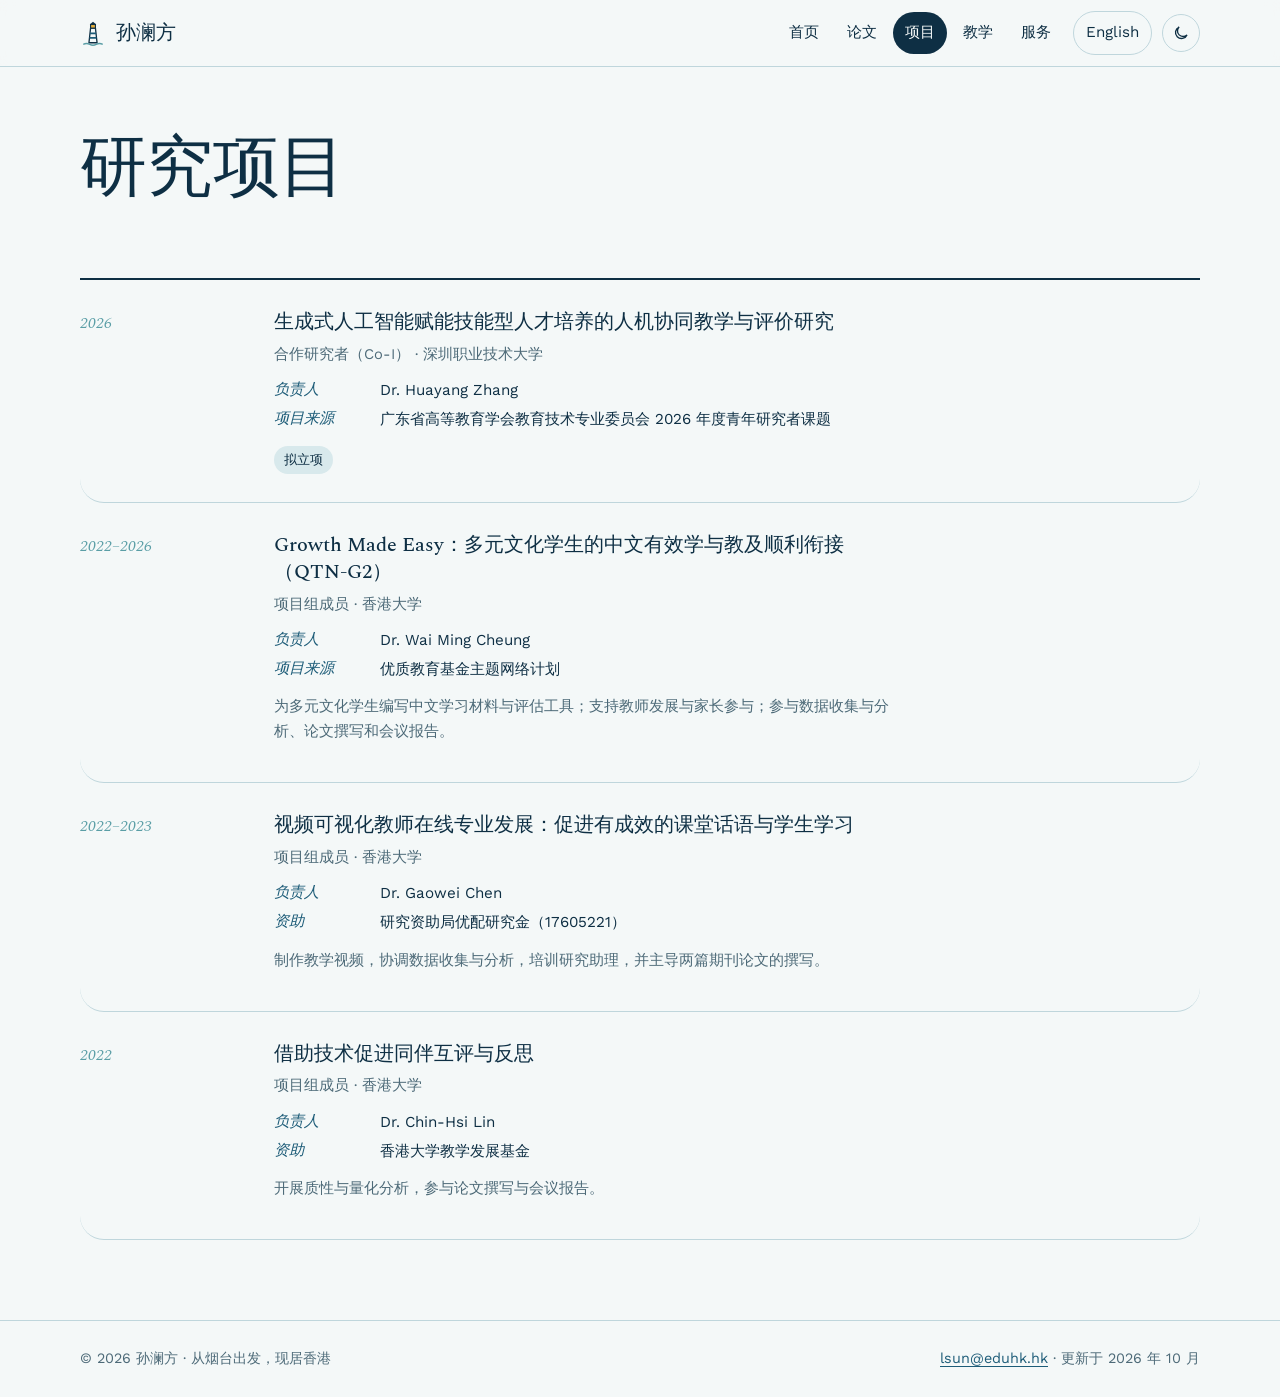
<file: projects-zh.html>
<!doctype html>
<html lang="zh-CN">
<head>
<meta charset="utf-8">
<meta name="viewport" content="width=device-width,initial-scale=1">
<title>研究项目 | 孙澜方</title>
<meta name="description" content="孙澜方参与的研究项目。">
<link rel="canonical" href="https://lanfangsun.github.io/projects-zh.html">
<link rel="alternate" hreflang="en" href="https://lanfangsun.github.io/projects.html">
<link rel="alternate" hreflang="zh-CN" href="https://lanfangsun.github.io/projects-zh.html">
<link rel="alternate" hreflang="x-default" href="https://lanfangsun.github.io/projects.html">
<meta property="og:type" content="website">
<meta property="og:title" content="研究项目 | 孙澜方">
<meta property="og:description" content="孙澜方参与的研究项目。">
<meta property="og:url" content="https://lanfangsun.github.io/projects-zh.html">
<meta property="og:image" content="https://lanfangsun.github.io/assets/avatar.jpg">
<meta name="twitter:card" content="summary">

<meta name="theme-color" content="#1d5c78">
<link rel="icon" href="data:image/svg+xml,<svg xmlns=%22http://www.w3.org/2000/svg%22 viewBox='0 0 32 32' aria-hidden='true'><path d='M13 10h6l2 18H11z' fill='%23fff' stroke='%230e2f44' stroke-width='1.6' stroke-linejoin='round'/><path d='M12.3 16.5h7.4M11.7 22h8.6' stroke='%231d5c78' stroke-width='2.2'/><rect x='13' y='5.5' width='6' height='4.5' fill='%23e7b03c' stroke='%230e2f44' stroke-width='1.4'/><path d='M12 5.5 16 2l4 3.5z' fill='%230e2f44'/><path d='M4 30c3-1.6 5-1.6 8 0s5 1.6 8 0 5-1.6 8 0' fill='none' stroke='%235a9ea6' stroke-width='1.6'/></svg>">
<link rel="preconnect" href="https://fonts.googleapis.com"><link rel="preconnect" href="https://fonts.gstatic.com" crossorigin><link rel="stylesheet" href="https://fonts.googleapis.com/css2?family=Spectral:ital,wght@0,400;0,500;0,600;1,400;1,500&family=Work+Sans:wght@400;500;600&display=swap">
<link rel="stylesheet" href="assets/style.css">
<script>try{var t=localStorage.getItem("ls-theme");if(t==="light"||t==="dark")document.documentElement.setAttribute("data-theme",t)}catch(e){}</script>
<script defer src="assets/data.js"></script>
<script defer src="assets/main.js"></script>
</head>
<body>
<a class="skip" href="#main">跳到正文</a>
<header><div class="wrap header-inner">
<a class="brand" href="index-zh.html"><svg viewBox="0 0 32 32" aria-hidden="true"><path d="M13 10h6l2 18H11z" fill="var(--paper)" stroke="var(--ink)" stroke-width="1.6" stroke-linejoin="round"/><path d="M12.3 16.5h7.4M11.7 22h8.6" stroke="var(--deep)" stroke-width="2.2"/><rect x="13" y="5.5" width="6" height="4.5" fill="var(--beam)" stroke="var(--ink)" stroke-width="1.4"/><path d="M12 5.5 16 2l4 3.5z" fill="var(--ink)"/><path d="M4 30c3-1.6 5-1.6 8 0s5 1.6 8 0 5-1.6 8 0" fill="none" stroke="var(--glass)" stroke-width="1.6"/></svg><span>孙澜方</span></a>
<button class="menu" type="button" aria-expanded="false" aria-controls="navigation">菜单</button>
<nav id="navigation" aria-label="Main navigation"><a href="index-zh.html">首页</a><a href="publications-zh.html">论文</a><a href="projects-zh.html" aria-current="page">项目</a><a href="teaching-zh.html">教学</a><a href="service-zh.html">服务</a><a class="lang-switch" href="projects.html" lang="en" hreflang="en">English</a><button class="theme-toggle" type="button" aria-label="Switch colours"></button></nav>
</div></header>
<main id="main" class="wrap">
<div class="page-top"><h1>研究项目</h1></div><section class="project-list" id="projects"><article class="proj"><p class="proj-when">2026</p><div><h2 class="proj-title">生成式人工智能赋能技能型人才培养的人机协同教学与评价研究</h2><p class="proj-role">合作研究者（Co-I） · 深圳职业技术大学</p><dl class="proj-facts"><dt>负责人</dt><dd>Dr. Huayang Zhang</dd><dt>项目来源</dt><dd>广东省高等教育学会教育技术专业委员会 2026 年度青年研究者课题</dd></dl><span class="badge">拟立项</span></div></article><article class="proj"><p class="proj-when">2022–2026</p><div><h2 class="proj-title">Growth Made Easy：多元文化学生的中文有效学与教及顺利衔接（QTN-G2）</h2><p class="proj-role">项目组成员 · 香港大学</p><dl class="proj-facts"><dt>负责人</dt><dd>Dr. Wai Ming Cheung</dd><dt>项目来源</dt><dd>优质教育基金主题网络计划</dd></dl><p class="proj-desc">为多元文化学生编写中文学习材料与评估工具；支持教师发展与家长参与；参与数据收集与分析、论文撰写和会议报告。</p></div></article><article class="proj"><p class="proj-when">2022–2023</p><div><h2 class="proj-title">视频可视化教师在线专业发展：促进有成效的课堂话语与学生学习</h2><p class="proj-role">项目组成员 · 香港大学</p><dl class="proj-facts"><dt>负责人</dt><dd>Dr. Gaowei Chen</dd><dt>资助</dt><dd>研究资助局优配研究金（17605221）</dd></dl><p class="proj-desc">制作教学视频，协调数据收集与分析，培训研究助理，并主导两篇期刊论文的撰写。</p></div></article><article class="proj"><p class="proj-when">2022</p><div><h2 class="proj-title">借助技术促进同伴互评与反思</h2><p class="proj-role">项目组成员 · 香港大学</p><dl class="proj-facts"><dt>负责人</dt><dd>Dr. Chin-Hsi Lin</dd><dt>资助</dt><dd>香港大学教学发展基金</dd></dl><p class="proj-desc">开展质性与量化分析，参与论文撰写与会议报告。</p></div></article></section>
</main>
<footer><div class="wrap footer-inner"><span>© 2026 孙澜方 · 从烟台出发，现居香港</span><span><a href="mailto:lsun@eduhk.hk">lsun@eduhk.hk</a> · 更新于 2026 年 10 月</span></div></footer>
</body>
</html>
</file>
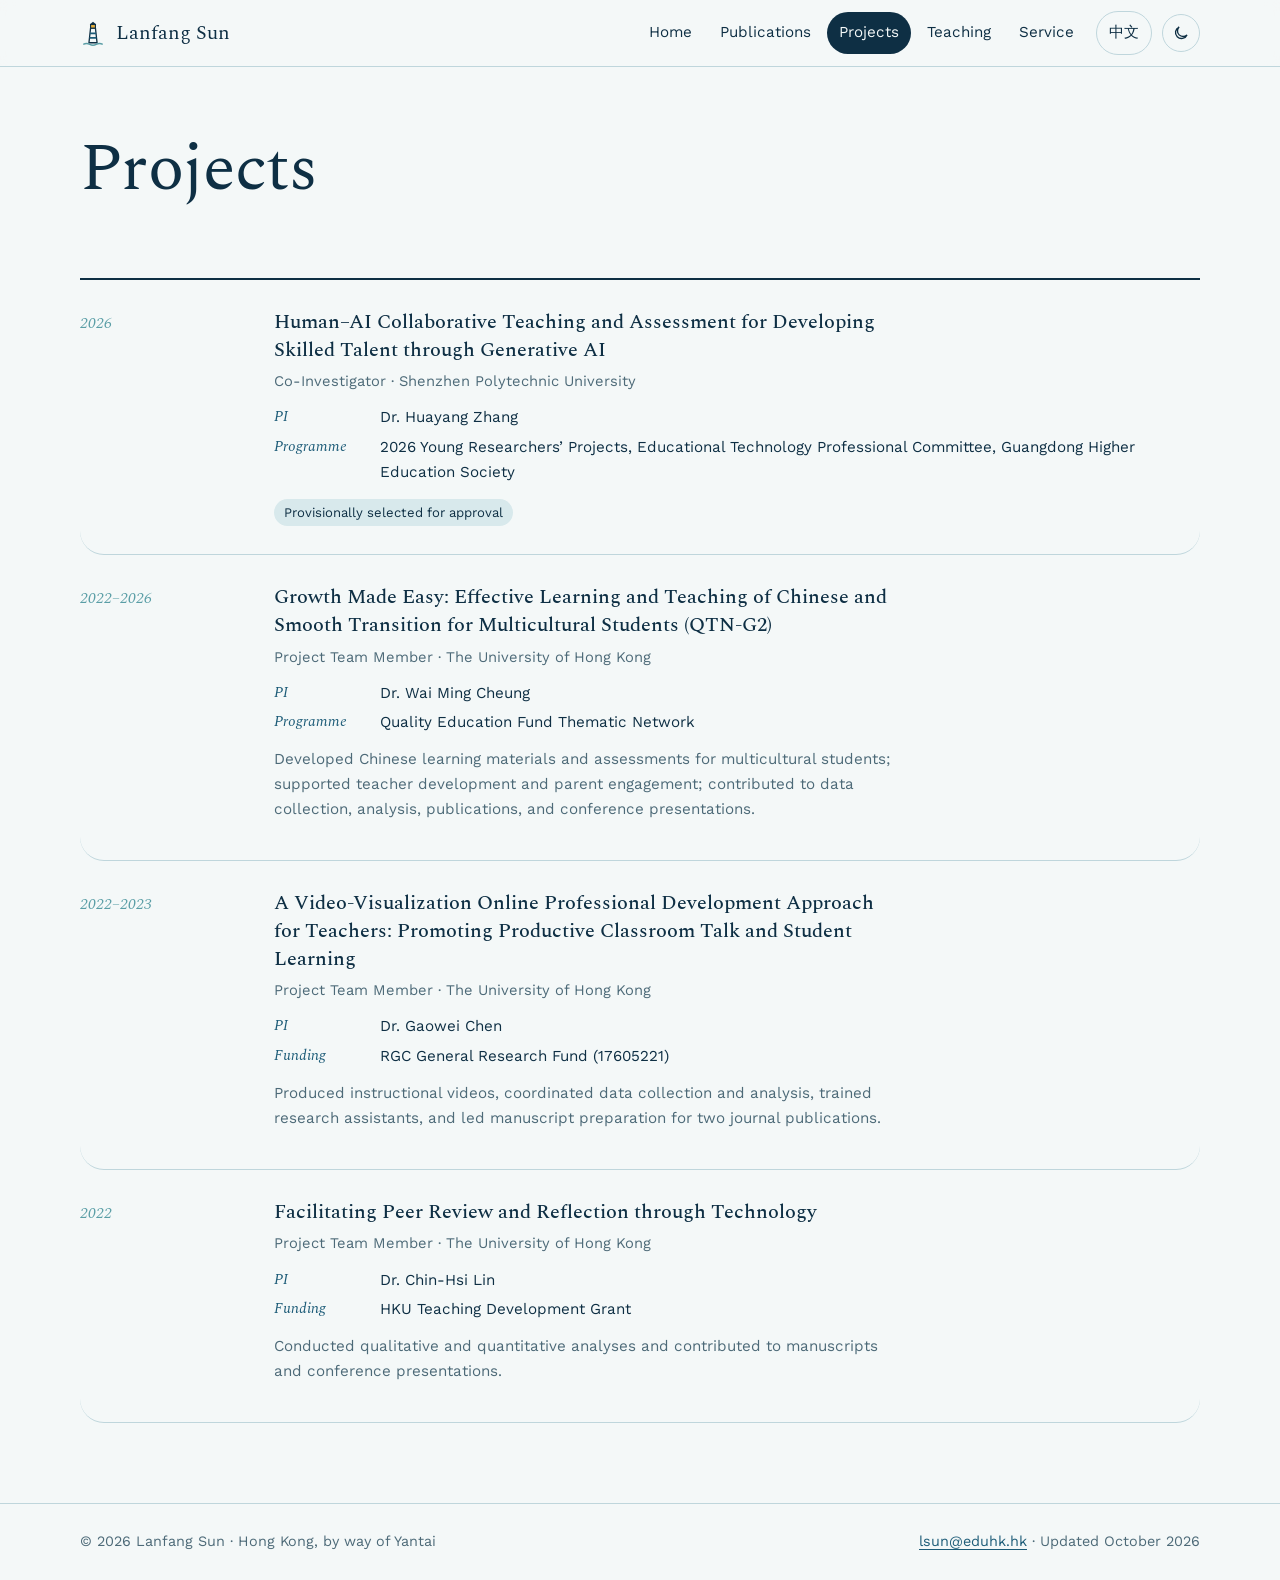
<file: projects.html>
<!doctype html>
<html lang="en">
<head>
<meta charset="utf-8">
<meta name="viewport" content="width=device-width,initial-scale=1">
<title>Projects | Lanfang Sun</title>
<meta name="description" content="Research projects Lanfang Sun has led or contributed to, on generative AI, Chinese learning for multicultural students, and teacher development.">
<link rel="canonical" href="https://lanfangsun.github.io/projects.html">
<link rel="alternate" hreflang="en" href="https://lanfangsun.github.io/projects.html">
<link rel="alternate" hreflang="zh-CN" href="https://lanfangsun.github.io/projects-zh.html">
<link rel="alternate" hreflang="x-default" href="https://lanfangsun.github.io/projects.html">
<meta property="og:type" content="website">
<meta property="og:title" content="Projects | Lanfang Sun">
<meta property="og:description" content="Research projects Lanfang Sun has led or contributed to, on generative AI, Chinese learning for multicultural students, and teacher development.">
<meta property="og:url" content="https://lanfangsun.github.io/projects.html">
<meta property="og:image" content="https://lanfangsun.github.io/assets/avatar.jpg">
<meta name="twitter:card" content="summary">

<meta name="theme-color" content="#1d5c78">
<link rel="icon" href="data:image/svg+xml,<svg xmlns=%22http://www.w3.org/2000/svg%22 viewBox='0 0 32 32' aria-hidden='true'><path d='M13 10h6l2 18H11z' fill='%23fff' stroke='%230e2f44' stroke-width='1.6' stroke-linejoin='round'/><path d='M12.3 16.5h7.4M11.7 22h8.6' stroke='%231d5c78' stroke-width='2.2'/><rect x='13' y='5.5' width='6' height='4.5' fill='%23e7b03c' stroke='%230e2f44' stroke-width='1.4'/><path d='M12 5.5 16 2l4 3.5z' fill='%230e2f44'/><path d='M4 30c3-1.6 5-1.6 8 0s5 1.6 8 0 5-1.6 8 0' fill='none' stroke='%235a9ea6' stroke-width='1.6'/></svg>">
<link rel="preconnect" href="https://fonts.googleapis.com"><link rel="preconnect" href="https://fonts.gstatic.com" crossorigin><link rel="stylesheet" href="https://fonts.googleapis.com/css2?family=Spectral:ital,wght@0,400;0,500;0,600;1,400;1,500&family=Work+Sans:wght@400;500;600&display=swap">
<link rel="stylesheet" href="assets/style.css">
<script>try{var t=localStorage.getItem("ls-theme");if(t==="light"||t==="dark")document.documentElement.setAttribute("data-theme",t)}catch(e){}</script>
<script defer src="assets/data.js"></script>
<script defer src="assets/main.js"></script>
</head>
<body>
<a class="skip" href="#main">Skip to content</a>
<header><div class="wrap header-inner">
<a class="brand" href="index.html"><svg viewBox="0 0 32 32" aria-hidden="true"><path d="M13 10h6l2 18H11z" fill="var(--paper)" stroke="var(--ink)" stroke-width="1.6" stroke-linejoin="round"/><path d="M12.3 16.5h7.4M11.7 22h8.6" stroke="var(--deep)" stroke-width="2.2"/><rect x="13" y="5.5" width="6" height="4.5" fill="var(--beam)" stroke="var(--ink)" stroke-width="1.4"/><path d="M12 5.5 16 2l4 3.5z" fill="var(--ink)"/><path d="M4 30c3-1.6 5-1.6 8 0s5 1.6 8 0 5-1.6 8 0" fill="none" stroke="var(--glass)" stroke-width="1.6"/></svg><span>Lanfang Sun</span></a>
<button class="menu" type="button" aria-expanded="false" aria-controls="navigation">Menu</button>
<nav id="navigation" aria-label="Main navigation"><a href="index.html">Home</a><a href="publications.html">Publications</a><a href="projects.html" aria-current="page">Projects</a><a href="teaching.html">Teaching</a><a href="service.html">Service</a><a class="lang-switch" href="projects-zh.html" lang="zh-CN" hreflang="zh-CN">中文</a><button class="theme-toggle" type="button" aria-label="Switch colours"></button></nav>
</div></header>
<main id="main" class="wrap">
<div class="page-top"><h1>Projects</h1></div><section class="project-list" id="projects"><article class="proj"><p class="proj-when">2026</p><div><h2 class="proj-title">Human–AI Collaborative Teaching and Assessment for Developing Skilled Talent through Generative AI</h2><p class="proj-role">Co-Investigator · Shenzhen Polytechnic University</p><dl class="proj-facts"><dt>PI</dt><dd>Dr. Huayang Zhang</dd><dt>Programme</dt><dd>2026 Young Researchers’ Projects, Educational Technology Professional Committee, Guangdong Higher Education Society</dd></dl><span class="badge">Provisionally selected for approval</span></div></article><article class="proj"><p class="proj-when">2022–2026</p><div><h2 class="proj-title">Growth Made Easy: Effective Learning and Teaching of Chinese and Smooth Transition for Multicultural Students (QTN-G2)</h2><p class="proj-role">Project Team Member · The University of Hong Kong</p><dl class="proj-facts"><dt>PI</dt><dd>Dr. Wai Ming Cheung</dd><dt>Programme</dt><dd>Quality Education Fund Thematic Network</dd></dl><p class="proj-desc">Developed Chinese learning materials and assessments for multicultural students; supported teacher development and parent engagement; contributed to data collection, analysis, publications, and conference presentations.</p></div></article><article class="proj"><p class="proj-when">2022–2023</p><div><h2 class="proj-title">A Video-Visualization Online Professional Development Approach for Teachers: Promoting Productive Classroom Talk and Student Learning</h2><p class="proj-role">Project Team Member · The University of Hong Kong</p><dl class="proj-facts"><dt>PI</dt><dd>Dr. Gaowei Chen</dd><dt>Funding</dt><dd>RGC General Research Fund (17605221)</dd></dl><p class="proj-desc">Produced instructional videos, coordinated data collection and analysis, trained research assistants, and led manuscript preparation for two journal publications.</p></div></article><article class="proj"><p class="proj-when">2022</p><div><h2 class="proj-title">Facilitating Peer Review and Reflection through Technology</h2><p class="proj-role">Project Team Member · The University of Hong Kong</p><dl class="proj-facts"><dt>PI</dt><dd>Dr. Chin-Hsi Lin</dd><dt>Funding</dt><dd>HKU Teaching Development Grant</dd></dl><p class="proj-desc">Conducted qualitative and quantitative analyses and contributed to manuscripts and conference presentations.</p></div></article></section>
</main>
<footer><div class="wrap footer-inner"><span>© 2026 Lanfang Sun · Hong Kong, by way of Yantai</span><span><a href="mailto:lsun@eduhk.hk">lsun@eduhk.hk</a> · Updated October 2026</span></div></footer>
</body>
</html>
</file>
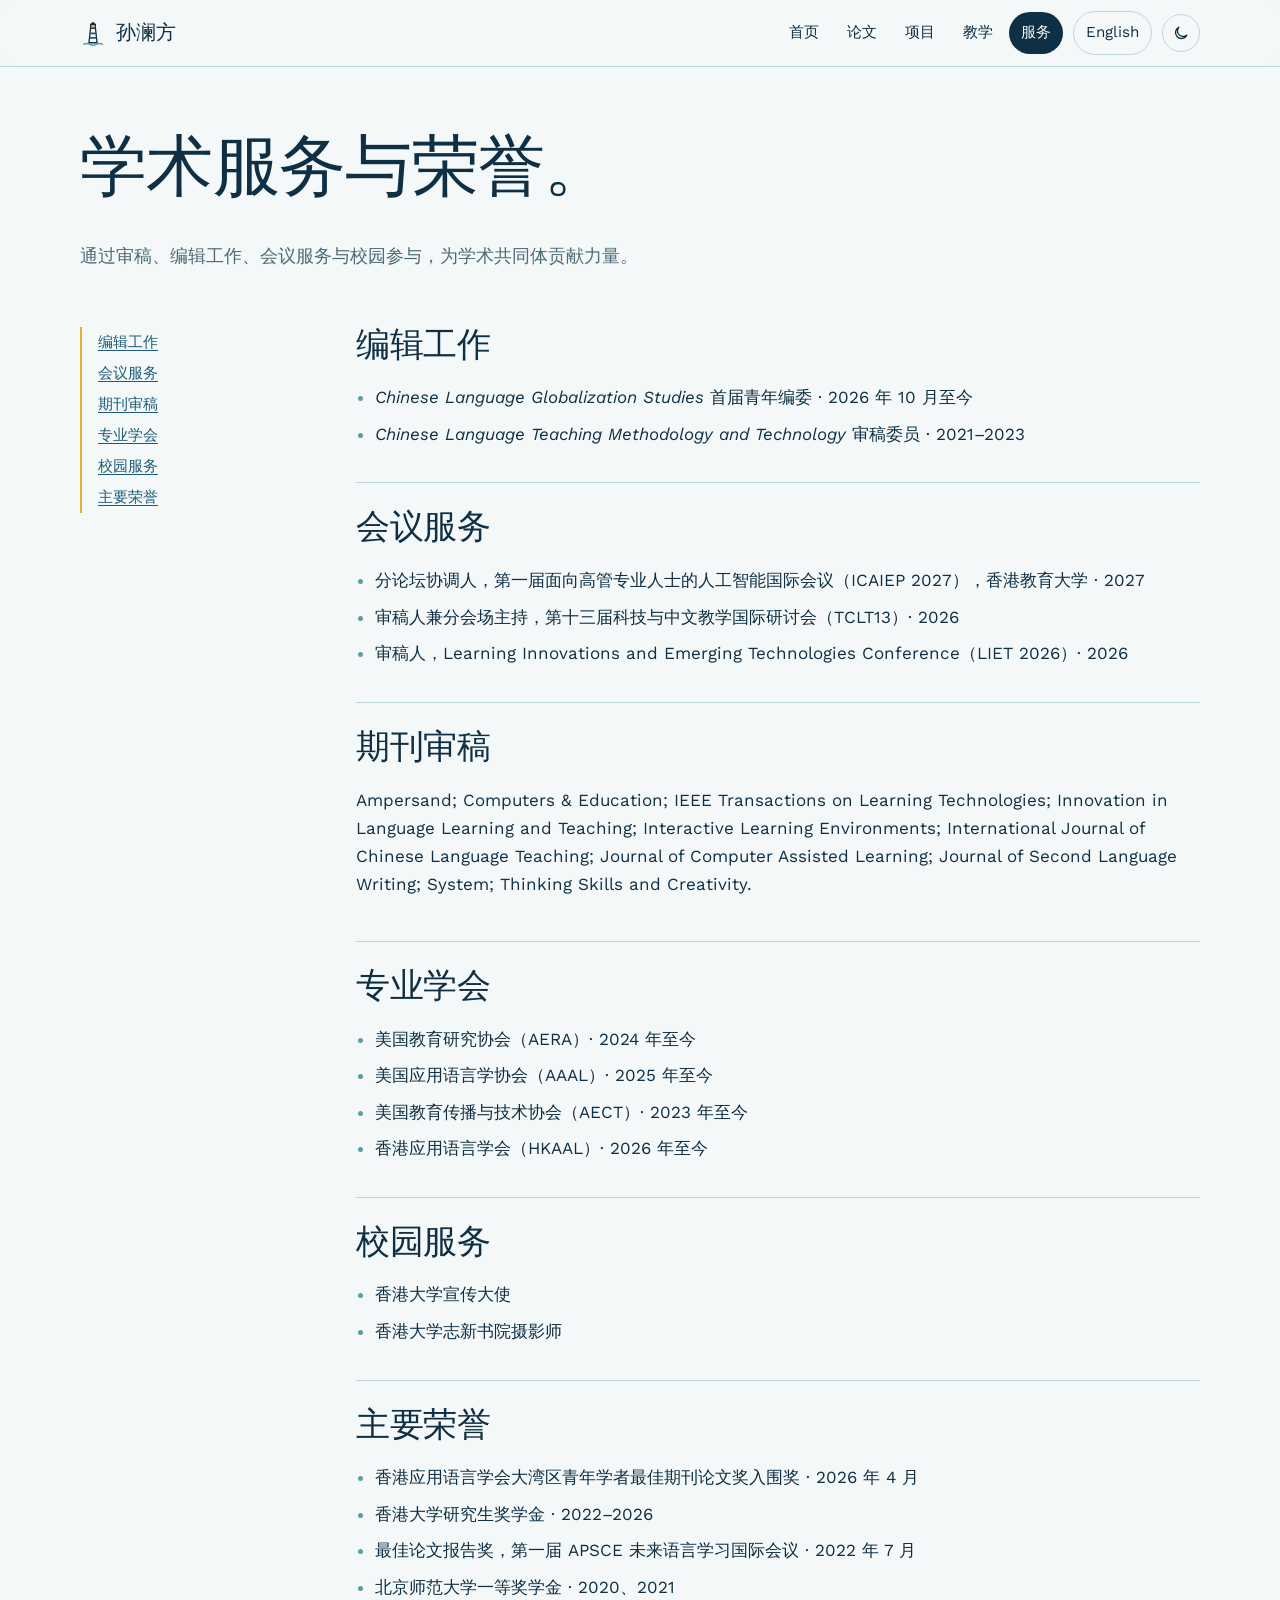
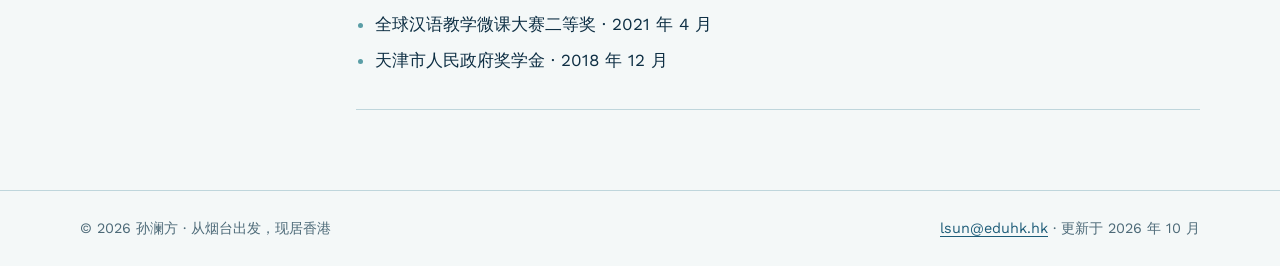
<file: service-zh.html>
<!doctype html>
<html lang="zh-CN">
<head>
<meta charset="utf-8">
<meta name="viewport" content="width=device-width,initial-scale=1">
<title>学术服务 | 孙澜方</title>
<meta name="description" content="孙澜方的学术服务、专业学会与荣誉。">
<link rel="canonical" href="https://lanfangsun.github.io/service-zh.html">
<link rel="alternate" hreflang="en" href="https://lanfangsun.github.io/service.html">
<link rel="alternate" hreflang="zh-CN" href="https://lanfangsun.github.io/service-zh.html">
<link rel="alternate" hreflang="x-default" href="https://lanfangsun.github.io/service.html">
<meta property="og:type" content="website">
<meta property="og:title" content="学术服务 | 孙澜方">
<meta property="og:description" content="孙澜方的学术服务、专业学会与荣誉。">
<meta property="og:url" content="https://lanfangsun.github.io/service-zh.html">
<meta property="og:image" content="https://lanfangsun.github.io/assets/avatar.jpg">
<meta name="twitter:card" content="summary">

<meta name="theme-color" content="#1d5c78">
<link rel="icon" href="data:image/svg+xml,<svg xmlns=%22http://www.w3.org/2000/svg%22 viewBox='0 0 32 32' aria-hidden='true'><path d='M13 10h6l2 18H11z' fill='%23fff' stroke='%230e2f44' stroke-width='1.6' stroke-linejoin='round'/><path d='M12.3 16.5h7.4M11.7 22h8.6' stroke='%231d5c78' stroke-width='2.2'/><rect x='13' y='5.5' width='6' height='4.5' fill='%23e7b03c' stroke='%230e2f44' stroke-width='1.4'/><path d='M12 5.5 16 2l4 3.5z' fill='%230e2f44'/><path d='M4 30c3-1.6 5-1.6 8 0s5 1.6 8 0 5-1.6 8 0' fill='none' stroke='%235a9ea6' stroke-width='1.6'/></svg>">
<link rel="preconnect" href="https://fonts.googleapis.com"><link rel="preconnect" href="https://fonts.gstatic.com" crossorigin><link rel="stylesheet" href="https://fonts.googleapis.com/css2?family=Spectral:ital,wght@0,400;0,500;0,600;1,400;1,500&family=Work+Sans:wght@400;500;600&display=swap">
<link rel="stylesheet" href="assets/style.css">
<script>try{var t=localStorage.getItem("ls-theme");if(t==="light"||t==="dark")document.documentElement.setAttribute("data-theme",t)}catch(e){}</script>
<script defer src="assets/data.js"></script>
<script defer src="assets/main.js"></script>
</head>
<body>
<a class="skip" href="#main">跳到正文</a>
<header><div class="wrap header-inner">
<a class="brand" href="index-zh.html"><svg viewBox="0 0 32 32" aria-hidden="true"><path d="M13 10h6l2 18H11z" fill="var(--paper)" stroke="var(--ink)" stroke-width="1.6" stroke-linejoin="round"/><path d="M12.3 16.5h7.4M11.7 22h8.6" stroke="var(--deep)" stroke-width="2.2"/><rect x="13" y="5.5" width="6" height="4.5" fill="var(--beam)" stroke="var(--ink)" stroke-width="1.4"/><path d="M12 5.5 16 2l4 3.5z" fill="var(--ink)"/><path d="M4 30c3-1.6 5-1.6 8 0s5 1.6 8 0 5-1.6 8 0" fill="none" stroke="var(--glass)" stroke-width="1.6"/></svg><span>孙澜方</span></a>
<button class="menu" type="button" aria-expanded="false" aria-controls="navigation">菜单</button>
<nav id="navigation" aria-label="Main navigation"><a href="index-zh.html">首页</a><a href="publications-zh.html">论文</a><a href="projects-zh.html">项目</a><a href="teaching-zh.html">教学</a><a href="service-zh.html" aria-current="page">服务</a><a class="lang-switch" href="service.html" lang="en" hreflang="en">English</a><button class="theme-toggle" type="button" aria-label="Switch colours"></button></nav>
</div></header>
<main id="main" class="wrap">
<div class="page-top"><h1>学术服务与荣誉。</h1><p class="lead">通过审稿、编辑工作、会议服务与校园参与，为学术共同体贡献力量。</p></div><div class="layout"><aside class="side-note"><a href="#editorial">编辑工作</a><a href="#conference">会议服务</a><a href="#reviewer">期刊审稿</a><a href="#memberships">专业学会</a><a href="#university">校园服务</a><a href="#honours">主要荣誉</a></aside><div><section class="project" id="editorial"><h2>编辑工作</h2><ul class="service-list"><li><em>Chinese Language Globalization Studies</em> 首届青年编委 · 2026 年 10 月至今</li><li><em>Chinese Language Teaching Methodology and Technology</em> 审稿委员 · 2021–2023</li></ul></section><section class="project" id="conference"><h2>会议服务</h2><ul class="service-list"><li>分论坛协调人，第一届面向高管专业人士的人工智能国际会议（ICAIEP 2027），香港教育大学 · 2027</li><li>审稿人兼分会场主持，第十三届科技与中文教学国际研讨会（TCLT13）· 2026</li><li>审稿人，Learning Innovations and Emerging Technologies Conference（LIET 2026）· 2026</li></ul></section><section class="project" id="reviewer"><h2>期刊审稿</h2><p>Ampersand; Computers &amp; Education; IEEE Transactions on Learning Technologies; Innovation in Language Learning and Teaching; Interactive Learning Environments; International Journal of Chinese Language Teaching; Journal of Computer Assisted Learning; Journal of Second Language Writing; System; Thinking Skills and Creativity.</p></section><section class="project" id="memberships"><h2>专业学会</h2><ul class="service-list"><li>美国教育研究协会（AERA）· 2024 年至今</li><li>美国应用语言学协会（AAAL）· 2025 年至今</li><li>美国教育传播与技术协会（AECT）· 2023 年至今</li><li>香港应用语言学会（HKAAL）· 2026 年至今</li></ul></section><section class="project" id="university"><h2>校园服务</h2><ul class="service-list"><li>香港大学宣传大使</li><li>香港大学志新书院摄影师</li></ul></section><section class="project" id="honours"><h2>主要荣誉</h2><ul class="service-list"><li>香港应用语言学会大湾区青年学者最佳期刊论文奖入围奖 · 2026 年 4 月</li><li>香港大学研究生奖学金 · 2022–2026</li><li>最佳论文报告奖，第一届 APSCE 未来语言学习国际会议 · 2022 年 7 月</li><li>北京师范大学一等奖学金 · 2020、2021</li><li>全球汉语教学微课大赛二等奖 · 2021 年 4 月</li><li>天津市人民政府奖学金 · 2018 年 12 月</li></ul></section></div></div>
</main>
<footer><div class="wrap footer-inner"><span>© 2026 孙澜方 · 从烟台出发，现居香港</span><span><a href="mailto:lsun@eduhk.hk">lsun@eduhk.hk</a> · 更新于 2026 年 10 月</span></div></footer>
</body>
</html>
</file>
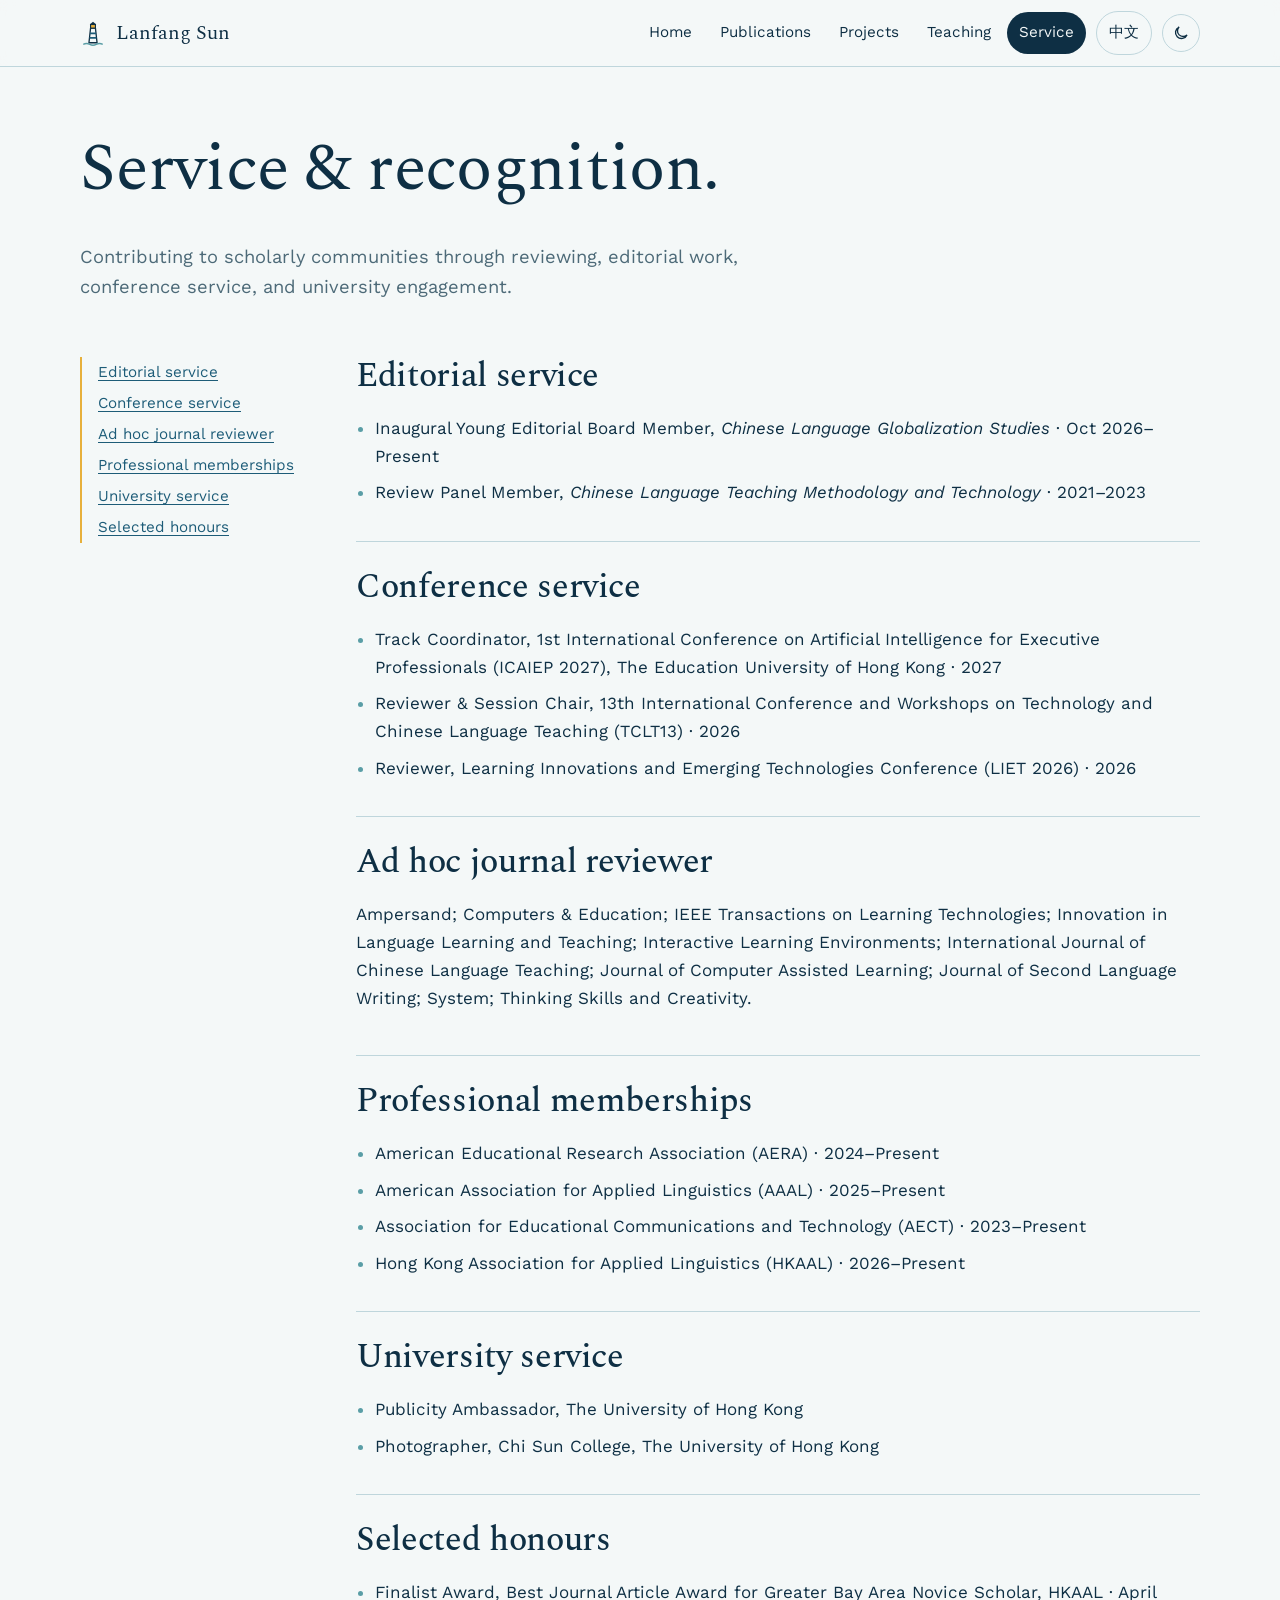
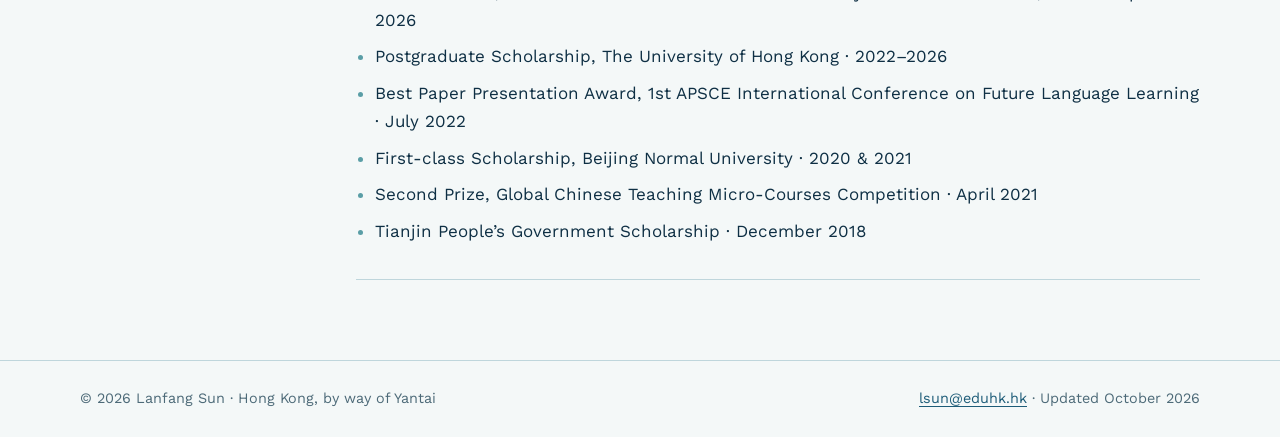
<file: service.html>
<!doctype html>
<html lang="en">
<head>
<meta charset="utf-8">
<meta name="viewport" content="width=device-width,initial-scale=1">
<title>Service | Lanfang Sun</title>
<meta name="description" content="Lanfang Sun’s editorial and reviewing service, conference contributions, professional memberships, and selected honours.">
<link rel="canonical" href="https://lanfangsun.github.io/service.html">
<link rel="alternate" hreflang="en" href="https://lanfangsun.github.io/service.html">
<link rel="alternate" hreflang="zh-CN" href="https://lanfangsun.github.io/service-zh.html">
<link rel="alternate" hreflang="x-default" href="https://lanfangsun.github.io/service.html">
<meta property="og:type" content="website">
<meta property="og:title" content="Service | Lanfang Sun">
<meta property="og:description" content="Lanfang Sun’s editorial and reviewing service, conference contributions, professional memberships, and selected honours.">
<meta property="og:url" content="https://lanfangsun.github.io/service.html">
<meta property="og:image" content="https://lanfangsun.github.io/assets/avatar.jpg">
<meta name="twitter:card" content="summary">

<meta name="theme-color" content="#1d5c78">
<link rel="icon" href="data:image/svg+xml,<svg xmlns=%22http://www.w3.org/2000/svg%22 viewBox='0 0 32 32' aria-hidden='true'><path d='M13 10h6l2 18H11z' fill='%23fff' stroke='%230e2f44' stroke-width='1.6' stroke-linejoin='round'/><path d='M12.3 16.5h7.4M11.7 22h8.6' stroke='%231d5c78' stroke-width='2.2'/><rect x='13' y='5.5' width='6' height='4.5' fill='%23e7b03c' stroke='%230e2f44' stroke-width='1.4'/><path d='M12 5.5 16 2l4 3.5z' fill='%230e2f44'/><path d='M4 30c3-1.6 5-1.6 8 0s5 1.6 8 0 5-1.6 8 0' fill='none' stroke='%235a9ea6' stroke-width='1.6'/></svg>">
<link rel="preconnect" href="https://fonts.googleapis.com"><link rel="preconnect" href="https://fonts.gstatic.com" crossorigin><link rel="stylesheet" href="https://fonts.googleapis.com/css2?family=Spectral:ital,wght@0,400;0,500;0,600;1,400;1,500&family=Work+Sans:wght@400;500;600&display=swap">
<link rel="stylesheet" href="assets/style.css">
<script>try{var t=localStorage.getItem("ls-theme");if(t==="light"||t==="dark")document.documentElement.setAttribute("data-theme",t)}catch(e){}</script>
<script defer src="assets/data.js"></script>
<script defer src="assets/main.js"></script>
</head>
<body>
<a class="skip" href="#main">Skip to content</a>
<header><div class="wrap header-inner">
<a class="brand" href="index.html"><svg viewBox="0 0 32 32" aria-hidden="true"><path d="M13 10h6l2 18H11z" fill="var(--paper)" stroke="var(--ink)" stroke-width="1.6" stroke-linejoin="round"/><path d="M12.3 16.5h7.4M11.7 22h8.6" stroke="var(--deep)" stroke-width="2.2"/><rect x="13" y="5.5" width="6" height="4.5" fill="var(--beam)" stroke="var(--ink)" stroke-width="1.4"/><path d="M12 5.5 16 2l4 3.5z" fill="var(--ink)"/><path d="M4 30c3-1.6 5-1.6 8 0s5 1.6 8 0 5-1.6 8 0" fill="none" stroke="var(--glass)" stroke-width="1.6"/></svg><span>Lanfang Sun</span></a>
<button class="menu" type="button" aria-expanded="false" aria-controls="navigation">Menu</button>
<nav id="navigation" aria-label="Main navigation"><a href="index.html">Home</a><a href="publications.html">Publications</a><a href="projects.html">Projects</a><a href="teaching.html">Teaching</a><a href="service.html" aria-current="page">Service</a><a class="lang-switch" href="service-zh.html" lang="zh-CN" hreflang="zh-CN">中文</a><button class="theme-toggle" type="button" aria-label="Switch colours"></button></nav>
</div></header>
<main id="main" class="wrap">
<div class="page-top"><h1>Service &amp; recognition.</h1><p class="lead">Contributing to scholarly communities through reviewing, editorial work, conference service, and university engagement.</p></div><div class="layout"><aside class="side-note"><a href="#editorial">Editorial service</a><a href="#conference">Conference service</a><a href="#reviewer">Ad hoc journal reviewer</a><a href="#memberships">Professional memberships</a><a href="#university">University service</a><a href="#honours">Selected honours</a></aside><div><section class="project" id="editorial"><h2>Editorial service</h2><ul class="service-list"><li>Inaugural Young Editorial Board Member, <em>Chinese Language Globalization Studies</em> · Oct 2026–Present</li><li>Review Panel Member, <em>Chinese Language Teaching Methodology and Technology</em> · 2021–2023</li></ul></section><section class="project" id="conference"><h2>Conference service</h2><ul class="service-list"><li>Track Coordinator, 1st International Conference on Artificial Intelligence for Executive Professionals (ICAIEP 2027), The Education University of Hong Kong · 2027</li><li>Reviewer &amp; Session Chair, 13th International Conference and Workshops on Technology and Chinese Language Teaching (TCLT13) · 2026</li><li>Reviewer, Learning Innovations and Emerging Technologies Conference (LIET 2026) · 2026</li></ul></section><section class="project" id="reviewer"><h2>Ad hoc journal reviewer</h2><p>Ampersand; Computers &amp; Education; IEEE Transactions on Learning Technologies; Innovation in Language Learning and Teaching; Interactive Learning Environments; International Journal of Chinese Language Teaching; Journal of Computer Assisted Learning; Journal of Second Language Writing; System; Thinking Skills and Creativity.</p></section><section class="project" id="memberships"><h2>Professional memberships</h2><ul class="service-list"><li>American Educational Research Association (AERA) · 2024–Present</li><li>American Association for Applied Linguistics (AAAL) · 2025–Present</li><li>Association for Educational Communications and Technology (AECT) · 2023–Present</li><li>Hong Kong Association for Applied Linguistics (HKAAL) · 2026–Present</li></ul></section><section class="project" id="university"><h2>University service</h2><ul class="service-list"><li>Publicity Ambassador, The University of Hong Kong</li><li>Photographer, Chi Sun College, The University of Hong Kong</li></ul></section><section class="project" id="honours"><h2>Selected honours</h2><ul class="service-list"><li>Finalist Award, Best Journal Article Award for Greater Bay Area Novice Scholar, HKAAL · April 2026</li><li>Postgraduate Scholarship, The University of Hong Kong · 2022–2026</li><li>Best Paper Presentation Award, 1st APSCE International Conference on Future Language Learning · July 2022</li><li>First-class Scholarship, Beijing Normal University · 2020 &amp; 2021</li><li>Second Prize, Global Chinese Teaching Micro-Courses Competition · April 2021</li><li>Tianjin People’s Government Scholarship · December 2018</li></ul></section></div></div>
</main>
<footer><div class="wrap footer-inner"><span>© 2026 Lanfang Sun · Hong Kong, by way of Yantai</span><span><a href="mailto:lsun@eduhk.hk">lsun@eduhk.hk</a> · Updated October 2026</span></div></footer>
</body>
</html>
</file>
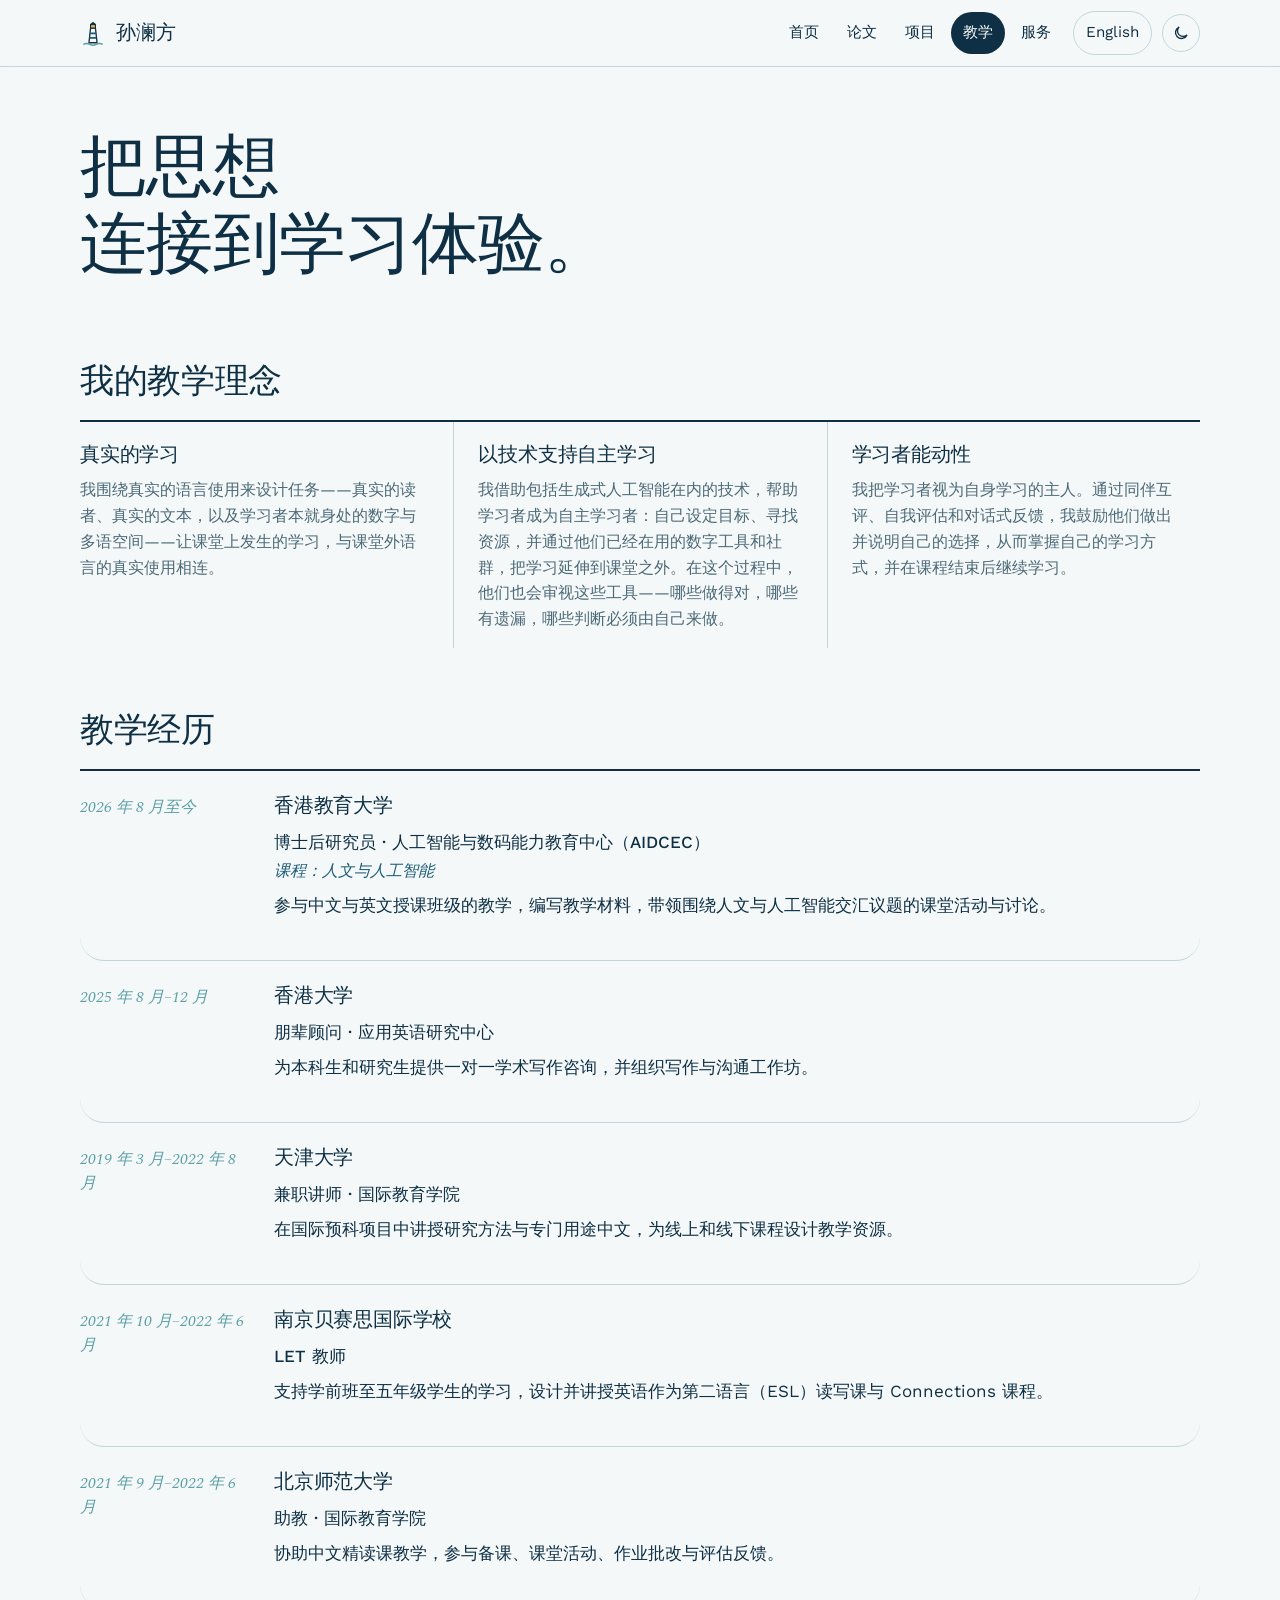
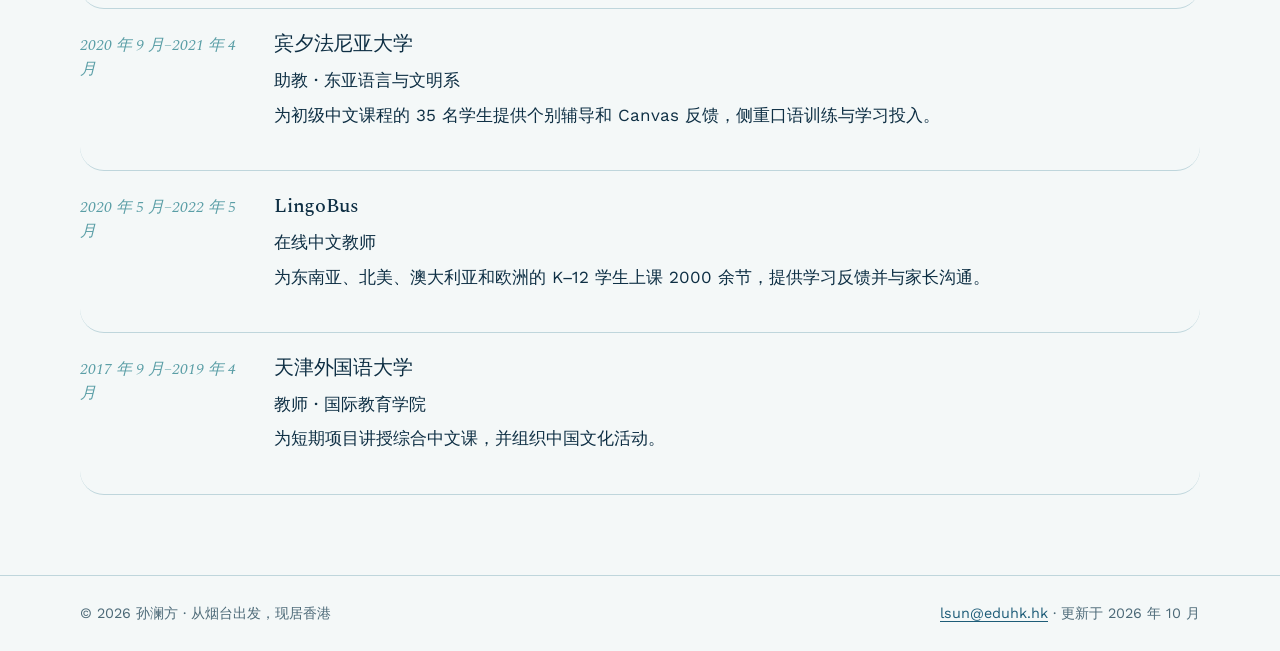
<file: teaching-zh.html>
<!doctype html>
<html lang="zh-CN">
<head>
<meta charset="utf-8">
<meta name="viewport" content="width=device-width,initial-scale=1">
<title>教学 | 孙澜方</title>
<meta name="description" content="孙澜方的教学理念与教学经历。">
<link rel="canonical" href="https://lanfangsun.github.io/teaching-zh.html">
<link rel="alternate" hreflang="en" href="https://lanfangsun.github.io/teaching.html">
<link rel="alternate" hreflang="zh-CN" href="https://lanfangsun.github.io/teaching-zh.html">
<link rel="alternate" hreflang="x-default" href="https://lanfangsun.github.io/teaching.html">
<meta property="og:type" content="website">
<meta property="og:title" content="教学 | 孙澜方">
<meta property="og:description" content="孙澜方的教学理念与教学经历。">
<meta property="og:url" content="https://lanfangsun.github.io/teaching-zh.html">
<meta property="og:image" content="https://lanfangsun.github.io/assets/avatar.jpg">
<meta name="twitter:card" content="summary">

<meta name="theme-color" content="#1d5c78">
<link rel="icon" href="data:image/svg+xml,<svg xmlns=%22http://www.w3.org/2000/svg%22 viewBox='0 0 32 32' aria-hidden='true'><path d='M13 10h6l2 18H11z' fill='%23fff' stroke='%230e2f44' stroke-width='1.6' stroke-linejoin='round'/><path d='M12.3 16.5h7.4M11.7 22h8.6' stroke='%231d5c78' stroke-width='2.2'/><rect x='13' y='5.5' width='6' height='4.5' fill='%23e7b03c' stroke='%230e2f44' stroke-width='1.4'/><path d='M12 5.5 16 2l4 3.5z' fill='%230e2f44'/><path d='M4 30c3-1.6 5-1.6 8 0s5 1.6 8 0 5-1.6 8 0' fill='none' stroke='%235a9ea6' stroke-width='1.6'/></svg>">
<link rel="preconnect" href="https://fonts.googleapis.com"><link rel="preconnect" href="https://fonts.gstatic.com" crossorigin><link rel="stylesheet" href="https://fonts.googleapis.com/css2?family=Spectral:ital,wght@0,400;0,500;0,600;1,400;1,500&family=Work+Sans:wght@400;500;600&display=swap">
<link rel="stylesheet" href="assets/style.css">
<script>try{var t=localStorage.getItem("ls-theme");if(t==="light"||t==="dark")document.documentElement.setAttribute("data-theme",t)}catch(e){}</script>
<script defer src="assets/data.js"></script>
<script defer src="assets/main.js"></script>
</head>
<body>
<a class="skip" href="#main">跳到正文</a>
<header><div class="wrap header-inner">
<a class="brand" href="index-zh.html"><svg viewBox="0 0 32 32" aria-hidden="true"><path d="M13 10h6l2 18H11z" fill="var(--paper)" stroke="var(--ink)" stroke-width="1.6" stroke-linejoin="round"/><path d="M12.3 16.5h7.4M11.7 22h8.6" stroke="var(--deep)" stroke-width="2.2"/><rect x="13" y="5.5" width="6" height="4.5" fill="var(--beam)" stroke="var(--ink)" stroke-width="1.4"/><path d="M12 5.5 16 2l4 3.5z" fill="var(--ink)"/><path d="M4 30c3-1.6 5-1.6 8 0s5 1.6 8 0 5-1.6 8 0" fill="none" stroke="var(--glass)" stroke-width="1.6"/></svg><span>孙澜方</span></a>
<button class="menu" type="button" aria-expanded="false" aria-controls="navigation">菜单</button>
<nav id="navigation" aria-label="Main navigation"><a href="index-zh.html">首页</a><a href="publications-zh.html">论文</a><a href="projects-zh.html">项目</a><a href="teaching-zh.html" aria-current="page">教学</a><a href="service-zh.html">服务</a><a class="lang-switch" href="teaching.html" lang="en" hreflang="en">English</a><button class="theme-toggle" type="button" aria-label="Switch colours"></button></nav>
</div></header>
<main id="main" class="wrap">
<div class="page-top"><h1>把思想<br>连接到学习体验。</h1></div><section class="philosophy" aria-labelledby="philo-h">
<h2 id="philo-h">我的教学理念</h2>
<div class="philo-grid">
<article><h3>真实的学习</h3><p>我围绕真实的语言使用来设计任务——真实的读者、真实的文本，以及学习者本就身处的数字与多语空间——让课堂上发生的学习，与课堂外语言的真实使用相连。</p></article>
<article><h3>以技术支持自主学习</h3><p>我借助包括生成式人工智能在内的技术，帮助学习者成为自主学习者：自己设定目标、寻找资源，并通过他们已经在用的数字工具和社群，把学习延伸到课堂之外。在这个过程中，他们也会审视这些工具——哪些做得对，哪些有遗漏，哪些判断必须由自己来做。</p></article>
<article><h3>学习者能动性</h3><p>我把学习者视为自身学习的主人。通过同伴互评、自我评估和对话式反馈，我鼓励他们做出并说明自己的选择，从而掌握自己的学习方式，并在课程结束后继续学习。</p></article>
</div>
</section>
<h2 class="exp-h">教学经历</h2><div class="teaching-wrap"><section class="teaching-list" aria-label="教学经历"><article class="teaching-row"><div class="meta">2026 年 8 月至今</div><div><h3>香港教育大学</h3><p class="role">博士后研究员 · 人工智能与数码能力教育中心（AIDCEC）</p><p class="course">课程：人文与人工智能</p><p>参与中文与英文授课班级的教学，编写教学材料，带领围绕人文与人工智能交汇议题的课堂活动与讨论。</p></div></article><article class="teaching-row"><div class="meta">2025 年 8 月–12 月</div><div><h3>香港大学</h3><p class="role">朋辈顾问 · 应用英语研究中心</p><p>为本科生和研究生提供一对一学术写作咨询，并组织写作与沟通工作坊。</p></div></article><article class="teaching-row"><div class="meta">2019 年 3 月–2022 年 8 月</div><div><h3>天津大学</h3><p class="role">兼职讲师 · 国际教育学院</p><p>在国际预科项目中讲授研究方法与专门用途中文，为线上和线下课程设计教学资源。</p></div></article><article class="teaching-row"><div class="meta">2021 年 10 月–2022 年 6 月</div><div><h3>南京贝赛思国际学校</h3><p class="role">LET 教师</p><p>支持学前班至五年级学生的学习，设计并讲授英语作为第二语言（ESL）读写课与 Connections 课程。</p></div></article><article class="teaching-row"><div class="meta">2021 年 9 月–2022 年 6 月</div><div><h3>北京师范大学</h3><p class="role">助教 · 国际教育学院</p><p>协助中文精读课教学，参与备课、课堂活动、作业批改与评估反馈。</p></div></article><article class="teaching-row"><div class="meta">2020 年 9 月–2021 年 4 月</div><div><h3>宾夕法尼亚大学</h3><p class="role">助教 · 东亚语言与文明系</p><p>为初级中文课程的 35 名学生提供个别辅导和 Canvas 反馈，侧重口语训练与学习投入。</p></div></article><article class="teaching-row"><div class="meta">2020 年 5 月–2022 年 5 月</div><div><h3>LingoBus</h3><p class="role">在线中文教师</p><p>为东南亚、北美、澳大利亚和欧洲的 K–12 学生上课 2000 余节，提供学习反馈并与家长沟通。</p></div></article><article class="teaching-row"><div class="meta">2017 年 9 月–2019 年 4 月</div><div><h3>天津外国语大学</h3><p class="role">教师 · 国际教育学院</p><p>为短期项目讲授综合中文课，并组织中国文化活动。</p></div></article></section></div>
</main>
<footer><div class="wrap footer-inner"><span>© 2026 孙澜方 · 从烟台出发，现居香港</span><span><a href="mailto:lsun@eduhk.hk">lsun@eduhk.hk</a> · 更新于 2026 年 10 月</span></div></footer>
</body>
</html>
</file>
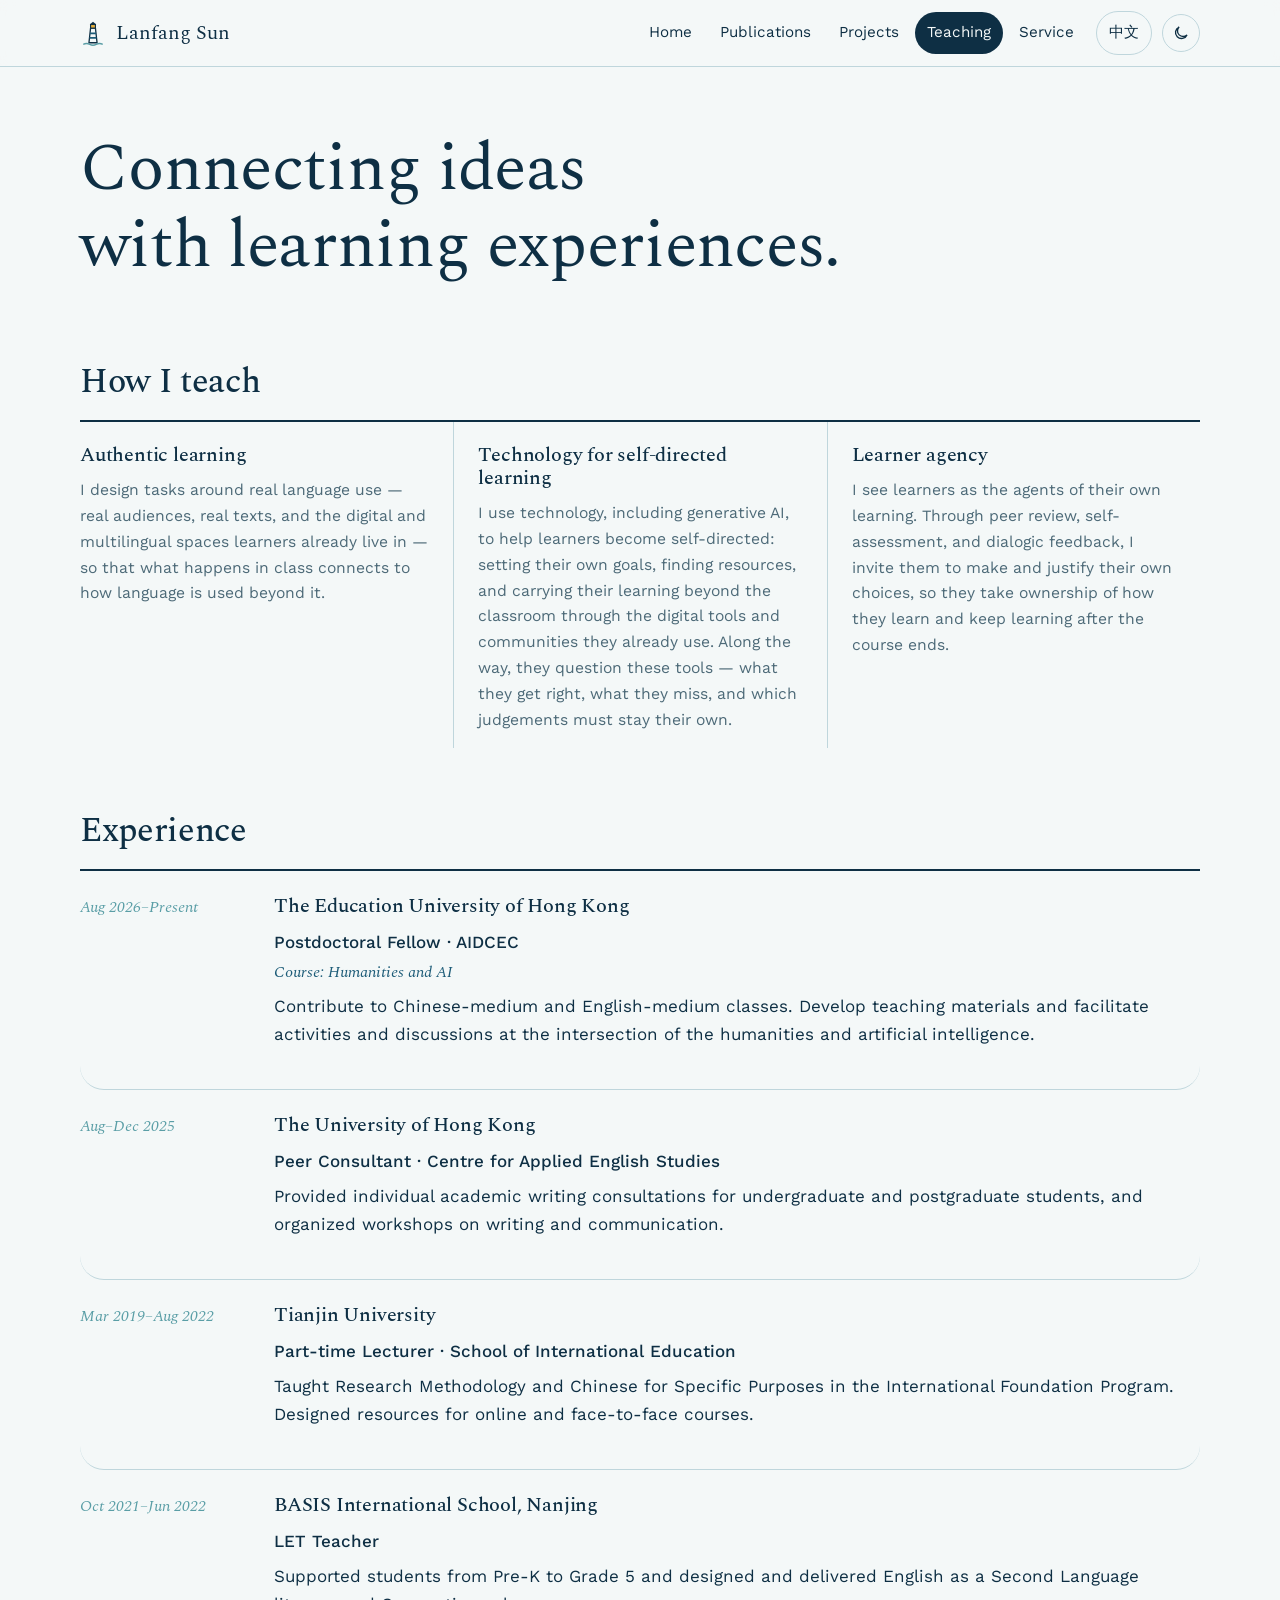
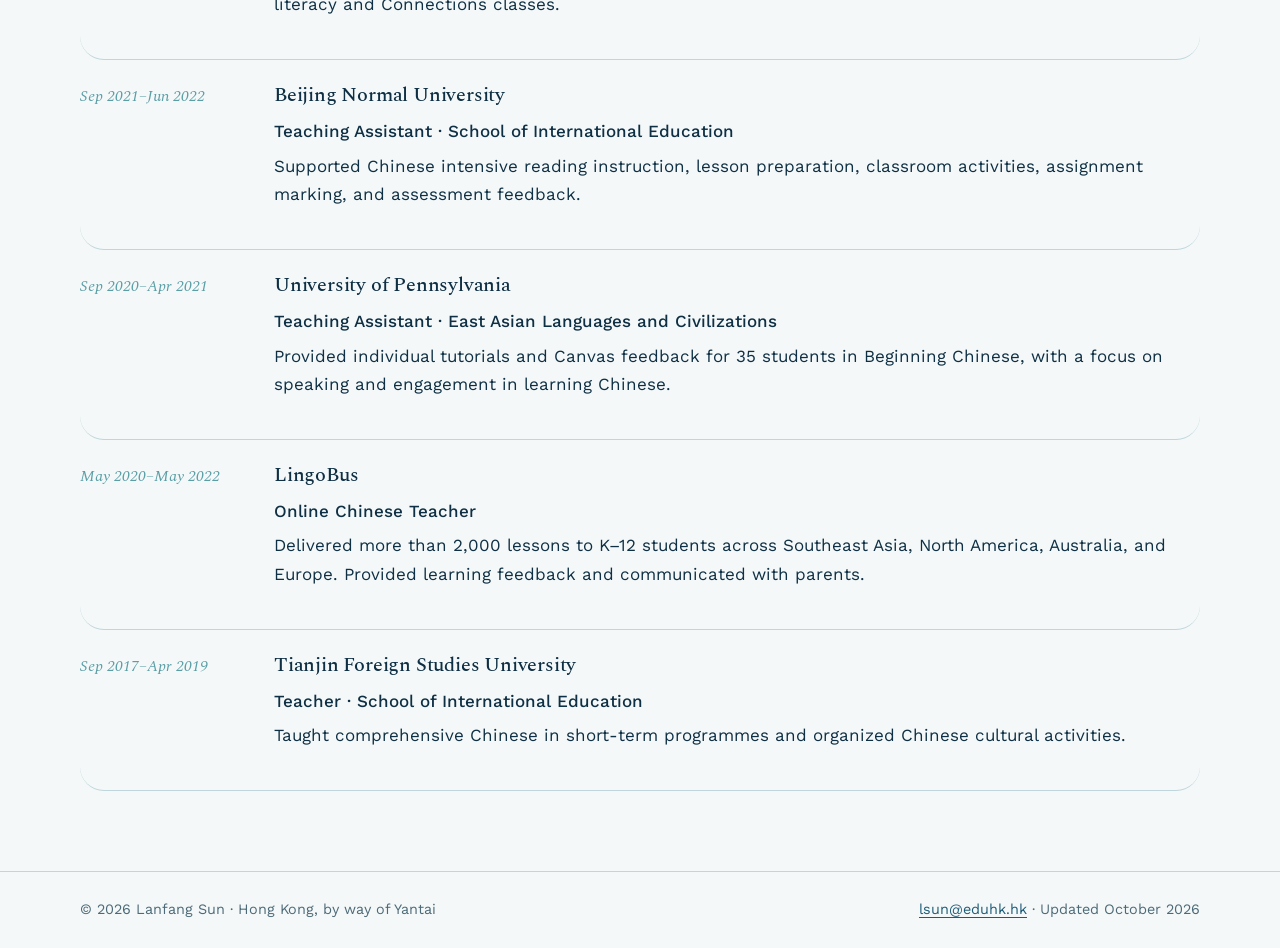
<file: teaching.html>
<!doctype html>
<html lang="en">
<head>
<meta charset="utf-8">
<meta name="viewport" content="width=device-width,initial-scale=1">
<title>Teaching | Lanfang Sun</title>
<meta name="description" content="Teaching experience of Lanfang Sun in humanities and AI, academic writing, research methodology, and Chinese language education.">
<link rel="canonical" href="https://lanfangsun.github.io/teaching.html">
<link rel="alternate" hreflang="en" href="https://lanfangsun.github.io/teaching.html">
<link rel="alternate" hreflang="zh-CN" href="https://lanfangsun.github.io/teaching-zh.html">
<link rel="alternate" hreflang="x-default" href="https://lanfangsun.github.io/teaching.html">
<meta property="og:type" content="website">
<meta property="og:title" content="Teaching | Lanfang Sun">
<meta property="og:description" content="Teaching experience of Lanfang Sun in humanities and AI, academic writing, research methodology, and Chinese language education.">
<meta property="og:url" content="https://lanfangsun.github.io/teaching.html">
<meta property="og:image" content="https://lanfangsun.github.io/assets/avatar.jpg">
<meta name="twitter:card" content="summary">

<meta name="theme-color" content="#1d5c78">
<link rel="icon" href="data:image/svg+xml,<svg xmlns=%22http://www.w3.org/2000/svg%22 viewBox='0 0 32 32' aria-hidden='true'><path d='M13 10h6l2 18H11z' fill='%23fff' stroke='%230e2f44' stroke-width='1.6' stroke-linejoin='round'/><path d='M12.3 16.5h7.4M11.7 22h8.6' stroke='%231d5c78' stroke-width='2.2'/><rect x='13' y='5.5' width='6' height='4.5' fill='%23e7b03c' stroke='%230e2f44' stroke-width='1.4'/><path d='M12 5.5 16 2l4 3.5z' fill='%230e2f44'/><path d='M4 30c3-1.6 5-1.6 8 0s5 1.6 8 0 5-1.6 8 0' fill='none' stroke='%235a9ea6' stroke-width='1.6'/></svg>">
<link rel="preconnect" href="https://fonts.googleapis.com"><link rel="preconnect" href="https://fonts.gstatic.com" crossorigin><link rel="stylesheet" href="https://fonts.googleapis.com/css2?family=Spectral:ital,wght@0,400;0,500;0,600;1,400;1,500&family=Work+Sans:wght@400;500;600&display=swap">
<link rel="stylesheet" href="assets/style.css">
<script>try{var t=localStorage.getItem("ls-theme");if(t==="light"||t==="dark")document.documentElement.setAttribute("data-theme",t)}catch(e){}</script>
<script defer src="assets/data.js"></script>
<script defer src="assets/main.js"></script>
</head>
<body>
<a class="skip" href="#main">Skip to content</a>
<header><div class="wrap header-inner">
<a class="brand" href="index.html"><svg viewBox="0 0 32 32" aria-hidden="true"><path d="M13 10h6l2 18H11z" fill="var(--paper)" stroke="var(--ink)" stroke-width="1.6" stroke-linejoin="round"/><path d="M12.3 16.5h7.4M11.7 22h8.6" stroke="var(--deep)" stroke-width="2.2"/><rect x="13" y="5.5" width="6" height="4.5" fill="var(--beam)" stroke="var(--ink)" stroke-width="1.4"/><path d="M12 5.5 16 2l4 3.5z" fill="var(--ink)"/><path d="M4 30c3-1.6 5-1.6 8 0s5 1.6 8 0 5-1.6 8 0" fill="none" stroke="var(--glass)" stroke-width="1.6"/></svg><span>Lanfang Sun</span></a>
<button class="menu" type="button" aria-expanded="false" aria-controls="navigation">Menu</button>
<nav id="navigation" aria-label="Main navigation"><a href="index.html">Home</a><a href="publications.html">Publications</a><a href="projects.html">Projects</a><a href="teaching.html" aria-current="page">Teaching</a><a href="service.html">Service</a><a class="lang-switch" href="teaching-zh.html" lang="zh-CN" hreflang="zh-CN">中文</a><button class="theme-toggle" type="button" aria-label="Switch colours"></button></nav>
</div></header>
<main id="main" class="wrap">
<div class="page-top"><h1>Connecting ideas<br>with learning experiences.</h1></div><section class="philosophy" aria-labelledby="philo-h">
<h2 id="philo-h">How I teach</h2>
<div class="philo-grid">
<article><h3>Authentic learning</h3><p>I design tasks around real language use — real audiences, real texts, and the digital and multilingual spaces learners already live in — so that what happens in class connects to how language is used beyond it.</p></article>
<article><h3>Technology for self-directed learning</h3><p>I use technology, including generative AI, to help learners become self-directed: setting their own goals, finding resources, and carrying their learning beyond the classroom through the digital tools and communities they already use. Along the way, they question these tools — what they get right, what they miss, and which judgements must stay their own.</p></article>
<article><h3>Learner agency</h3><p>I see learners as the agents of their own learning. Through peer review, self-assessment, and dialogic feedback, I invite them to make and justify their own choices, so they take ownership of how they learn and keep learning after the course ends.</p></article>
</div>
</section>
<h2 class="exp-h">Experience</h2><div class="teaching-wrap"><section class="teaching-list" aria-label="Teaching experience"><article class="teaching-row"><div class="meta">Aug 2026–Present</div><div><h3>The Education University of Hong Kong</h3><p class="role">Postdoctoral Fellow · AIDCEC</p><p class="course">Course: Humanities and AI</p><p>Contribute to Chinese-medium and English-medium classes. Develop teaching materials and facilitate activities and discussions at the intersection of the humanities and artificial intelligence.</p></div></article><article class="teaching-row"><div class="meta">Aug–Dec 2025</div><div><h3>The University of Hong Kong</h3><p class="role">Peer Consultant · Centre for Applied English Studies</p><p>Provided individual academic writing consultations for undergraduate and postgraduate students, and organized workshops on writing and communication.</p></div></article><article class="teaching-row"><div class="meta">Mar 2019–Aug 2022</div><div><h3>Tianjin University</h3><p class="role">Part-time Lecturer · School of International Education</p><p>Taught Research Methodology and Chinese for Specific Purposes in the International Foundation Program. Designed resources for online and face-to-face courses.</p></div></article><article class="teaching-row"><div class="meta">Oct 2021–Jun 2022</div><div><h3>BASIS International School, Nanjing</h3><p class="role">LET Teacher</p><p>Supported students from Pre-K to Grade 5 and designed and delivered English as a Second Language literacy and Connections classes.</p></div></article><article class="teaching-row"><div class="meta">Sep 2021–Jun 2022</div><div><h3>Beijing Normal University</h3><p class="role">Teaching Assistant · School of International Education</p><p>Supported Chinese intensive reading instruction, lesson preparation, classroom activities, assignment marking, and assessment feedback.</p></div></article><article class="teaching-row"><div class="meta">Sep 2020–Apr 2021</div><div><h3>University of Pennsylvania</h3><p class="role">Teaching Assistant · East Asian Languages and Civilizations</p><p>Provided individual tutorials and Canvas feedback for 35 students in Beginning Chinese, with a focus on speaking and engagement in learning Chinese.</p></div></article><article class="teaching-row"><div class="meta">May 2020–May 2022</div><div><h3>LingoBus</h3><p class="role">Online Chinese Teacher</p><p>Delivered more than 2,000 lessons to K–12 students across Southeast Asia, North America, Australia, and Europe. Provided learning feedback and communicated with parents.</p></div></article><article class="teaching-row"><div class="meta">Sep 2017–Apr 2019</div><div><h3>Tianjin Foreign Studies University</h3><p class="role">Teacher · School of International Education</p><p>Taught comprehensive Chinese in short-term programmes and organized Chinese cultural activities.</p></div></article></section></div>
</main>
<footer><div class="wrap footer-inner"><span>© 2026 Lanfang Sun · Hong Kong, by way of Yantai</span><span><a href="mailto:lsun@eduhk.hk">lsun@eduhk.hk</a> · Updated October 2026</span></div></footer>
</body>
</html>
</file>
<file: assets/style.css>
/* Lanfang Sun — "Yantai sea chart" theme */
:root{
  --ink:#0e2f44;        /* deep-sea ink: text, outlines */
  --deep:#1d5c78;       /* deep water: links, Q1 buoys */
  --glass:#5a9ea6;      /* sea glass: secondary, Q2 buoys */
  --shoal:#d8e9ec;      /* shallow water tint */
  --paper:#f4f8f8;      /* chart paper (page background) */
  --sand:#eadfc3;       /* land */
  --sand-edge:#cdbb8f;
  --beam:#e7b03c;       /* lighthouse — the single accent */
  --muted:#4d6a78;
  --line:#bfd6dc;
  --card:#ffffff;
  --contour:rgba(29,92,120,.22);
  --serif:"Spectral",Georgia,"Songti SC",serif;
  --sans:"Work Sans",system-ui,-apple-system,"PingFang SC","Microsoft YaHei",sans-serif;
  color-scheme:light;
}
@media (prefers-color-scheme:dark){
  :root:not([data-theme="light"]){
    --ink:#e3eef1;--deep:#8cc6d6;--glass:#6aa9b2;--shoal:#143246;--paper:#0a1d2b;
    --sand:#3a4a3e;--sand-edge:#5c6e5f;--beam:#f0c25a;--muted:#9db6c0;--line:#21445a;--card:#0f2737;
    --contour:rgba(140,198,214,.18);color-scheme:dark;
  }
}
:root[data-theme="dark"]{
  --ink:#e3eef1;--deep:#8cc6d6;--glass:#6aa9b2;--shoal:#143246;--paper:#0a1d2b;
  --sand:#3a4a3e;--sand-edge:#5c6e5f;--beam:#f0c25a;--muted:#9db6c0;--line:#21445a;--card:#0f2737;
  --contour:rgba(140,198,214,.18);color-scheme:dark;
}

*{box-sizing:border-box}
html{scroll-behavior:smooth}
@media (prefers-reduced-motion:reduce){html{scroll-behavior:auto}*{animation:none!important;transition:none!important}}
body{margin:0;background:var(--paper);color:var(--ink);font:400 17px/1.65 var(--sans);-webkit-font-smoothing:antialiased}
img,svg{max-width:100%}
a{color:var(--deep);text-underline-offset:3px;text-decoration-thickness:1px}
a:hover{text-decoration-thickness:2px}
:focus-visible{outline:3px solid var(--beam);outline-offset:3px;border-radius:3px}
.skip{position:absolute;left:-999px;top:8px;background:var(--ink);color:var(--paper);padding:8px 14px;z-index:20}
.skip:focus{left:12px}
.wrap{width:min(1120px,100% - 32px);margin-inline:auto}
h1,h2,h3{font-family:var(--serif);font-weight:500;line-height:1.15;margin:0 0 .5em;letter-spacing:-.01em}
h1{font-size:clamp(2.4rem,5.4vw,4.2rem);font-weight:400}
h2{font-size:clamp(1.6rem,2.8vw,2.15rem)}
h3{font-size:1.25rem}
p{margin:0 0 1em}
.lead{font-size:1.15rem;color:var(--muted);max-width:62ch}
.sea-label{font-family:var(--serif);font-style:italic;color:var(--muted)}

/* Header */
header{position:sticky;top:0;z-index:10;background:color-mix(in srgb,var(--paper) 88%,transparent);backdrop-filter:blur(8px);border-bottom:1px solid var(--line)}
.header-inner{display:flex;align-items:center;justify-content:space-between;gap:16px;min-height:66px}
.brand{display:flex;align-items:center;gap:10px;color:var(--ink);text-decoration:none;font-family:var(--serif);font-size:1.25rem}
.brand svg{width:26px;height:26px;flex:none}
.brand small{display:block;font:italic 400 .8rem var(--serif);color:var(--muted);margin-top:-2px}
nav{display:flex;gap:4px;align-items:center}
nav a{color:var(--ink);text-decoration:none;padding:8px 12px;border-radius:999px;font-size:.95rem}
nav a:hover{background:var(--shoal)}
nav a[aria-current="page"]{background:var(--ink);color:var(--paper)}
.theme-toggle,.menu{font:inherit;font-size:.9rem;background:none;border:1px solid var(--line);color:var(--ink);border-radius:999px;padding:7px 12px;cursor:pointer}
.theme-toggle{margin-left:6px;width:38px;height:38px;padding:0;display:grid;place-items:center}
.theme-toggle svg{width:18px;height:18px}
.menu{display:none}
@media (max-width:820px){
  .menu{display:inline-block}
  nav{display:none;position:absolute;left:0;right:0;top:66px;flex-direction:column;align-items:stretch;background:var(--paper);border-bottom:1px solid var(--line);padding:10px 16px 16px}
  nav.open{display:flex}
  nav a{border-radius:8px;padding:12px}
  .theme-toggle{align-self:flex-start;margin:8px 0 0}
}

/* Hero */
.hero{position:relative;padding:72px 0 0;overflow:hidden}
.hero-grid{display:grid;grid-template-columns:1fr 260px;gap:56px;align-items:end}
.hero h1{margin-bottom:.35em}
.hero .lead{color:var(--ink);font-size:1.25rem;font-family:var(--serif);max-width:34ch;line-height:1.5}
.porthole{flex:none;width:220px;height:220px;border-radius:50%;border:10px solid var(--ink);box-shadow:inset 0 0 0 2px var(--beam);display:grid;place-items:center;
  background:radial-gradient(circle at 50% 120%,var(--glass),var(--deep) 60%,var(--ink));color:#f4f8f8;font:400 4rem/1 var(--serif);position:relative}
.porthole::before,.porthole::after{content:"";position:absolute;width:12px;height:12px;border-radius:50%;background:var(--ink);top:50%;margin-top:-6px}
.porthole::before{left:-18px}.porthole::after{right:-18px}
.profile{text-align:left}
.profile strong{display:block;font-family:var(--serif);font-size:1.2rem;font-weight:500;margin-top:18px}
.profile p{color:var(--muted);font-size:.95rem;margin:.2em 0 .6em}
.horizon{display:block;width:100%;height:auto;margin-top:40px}
.horizon .beam{transform-origin:888px 52px;animation:sweep 3.2s ease-out .4s 1 both}
@keyframes sweep{from{transform:rotate(-38deg);opacity:0}30%{opacity:.9}to{transform:rotate(0);opacity:.55}}
.actions{display:flex;flex-wrap:wrap;gap:12px;margin-top:28px}
.button{display:inline-block;padding:11px 20px;border-radius:999px;border:1.5px solid var(--ink);color:var(--ink);text-decoration:none;font-weight:500;font-size:.98rem}
.button.primary{background:var(--ink);color:var(--paper)}
.button:hover{background:var(--deep);border-color:var(--deep);color:#fff}
@media (max-width:820px){.hero{padding-top:40px}.hero-grid{grid-template-columns:1fr;gap:28px}.porthole{width:150px;height:150px;font-size:2.8rem;border-width:7px}.profile{order:-1;display:flex;gap:22px;align-items:center}.profile strong{margin-top:0}}

/* Sections */
.section{padding:72px 0;border-top:1px solid var(--line)}
.section-head{display:flex;justify-content:space-between;align-items:baseline;gap:16px;flex-wrap:wrap;margin-bottom:28px}
.section-head p{margin:0;color:var(--muted);max-width:56ch}
.body-copy{max-width:66ch}
.two-col{display:grid;grid-template-columns:1fr 1fr;gap:56px}
@media (max-width:820px){.two-col{grid-template-columns:1fr;gap:28px}.section{padding:52px 0}}

.currents{display:grid;grid-template-columns:repeat(3,1fr);gap:0;border-top:2px solid var(--ink)}
.current{padding:22px 24px 8px 0}
.current+.current{padding-left:24px;border-left:1px solid var(--line)}
.current h3{font-size:1.3rem}
.current p{color:var(--muted);font-size:.98rem}
.current .depth{font:italic 400 .95rem var(--serif);color:var(--glass)}
@media (max-width:820px){.currents{grid-template-columns:1fr}.current,.current+.current{padding:20px 0;border-left:0;border-bottom:1px solid var(--line)}}

/* Globe */
.voyage{display:grid;grid-template-columns:minmax(0,1.25fr) minmax(0,1fr);gap:40px;align-items:start}
.globe-box{position:relative;aspect-ratio:1;max-width:560px;width:100%;margin-inline:auto}
.globe-box svg{width:100%;height:100%;display:block;cursor:grab;touch-action:none}
.globe-box svg:active{cursor:grabbing}
.globe-ocean{fill:url(#oceanGrad)}
.globe-land{fill:var(--sand);stroke:var(--sand-edge);stroke-width:.6}
.globe-grat{fill:none;stroke:var(--contour);stroke-width:.7}
.globe-route{fill:none;stroke:var(--beam);stroke-width:2.2;stroke-dasharray:5 5}
.globe-rim{fill:none;stroke:var(--ink);stroke-width:1.5}
.stop-dot{stroke:#fff;stroke-width:1.5;cursor:pointer}
.stop-dot.home{fill:var(--beam)}.stop-dot.study{fill:var(--ink)}.stop-dot.work{fill:var(--deep)}.stop-dot.talk{fill:var(--glass)}
.stop-dot.active{stroke:var(--beam);stroke-width:4}
.globe-controls{position:absolute;right:4px;bottom:4px;display:flex;flex-direction:column;gap:6px}
.globe-controls button{width:36px;height:36px;border-radius:50%;border:1px solid var(--line);background:var(--card);color:var(--ink);font-size:1.1rem;cursor:pointer}
.globe-hint{text-align:center;font:italic .92rem var(--serif);color:var(--muted);margin-top:8px}
.tabs{display:flex;flex-wrap:wrap;gap:6px;margin:0 0 16px}
.tabs button,.filters button{font:inherit;font-size:.9rem;padding:6px 13px;border-radius:999px;border:1px solid var(--line);background:transparent;color:var(--ink);cursor:pointer}
.tabs button[aria-pressed="true"],.filters button[aria-pressed="true"]{background:var(--ink);border-color:var(--ink);color:var(--paper)}
.key{display:inline-block;width:10px;height:10px;border-radius:50%;margin-right:6px;vertical-align:1px}
.key.k-home{background:var(--beam)}.key.k-study{background:var(--ink)}.key.k-work{background:var(--deep)}.key.k-talk{background:var(--glass)}
.stop-card{background:var(--card);border:1px solid var(--line);border-left:4px solid var(--beam);padding:18px 20px;border-radius:4px 10px 10px 4px;min-height:132px}
.stop-card h3{margin:0 0 2px}
.stop-card .when{font:italic .95rem var(--serif);color:var(--muted);margin-bottom:8px}
.stop-list{list-style:none;padding:0;margin:16px 0 0;columns:2;column-gap:20px}
.stop-list li{break-inside:avoid}
.stop-list button{font:inherit;font-size:.93rem;background:none;border:0;color:var(--ink);padding:4px 0;cursor:pointer;text-align:left}
.stop-list button:hover,.stop-list button[aria-current="true"]{color:var(--deep);text-decoration:underline}
.stop-list li[hidden]{display:none}
@media (max-width:820px){.voyage{grid-template-columns:1fr}}

/* Works (home) */
.work{padding:18px 0;border-bottom:1px solid var(--line)}
.work:first-of-type{border-top:2px solid var(--ink)}
.work .cite{margin:0}
.timeline{display:grid;grid-template-columns:repeat(3,1fr);gap:0;border-top:2px solid var(--ink)}
.timeline article{padding:20px 20px 4px 0}
.timeline article+article{padding-left:20px;border-left:1px dashed var(--line)}
.timeline .when{font:italic 1rem var(--serif);color:var(--glass)}
@media (max-width:820px){.timeline{grid-template-columns:1fr}.timeline article,.timeline article+article{padding:16px 0;border-left:0;border-bottom:1px dashed var(--line)}}

.contact{margin:24px 0 80px;padding:48px;background:var(--ink);color:#e9f2f4;border-radius:18px;position:relative;overflow:hidden}
.contact h2{color:#fff}
.contact p{color:#b9cfd6;max-width:52ch}
.contact a{color:var(--beam);font-size:1.15rem}
.contact svg{position:absolute;right:-20px;bottom:-10px;width:340px;opacity:.35}
@media (max-width:640px){.contact{padding:30px 22px}.contact svg{width:220px}}

/* Inner pages */
.page-top{padding:64px 0 36px}
.layout{display:grid;grid-template-columns:220px minmax(0,1fr);gap:56px;padding-bottom:80px}
.side-note{position:sticky;top:96px;align-self:start;font-size:.95rem;border-left:2px solid var(--beam);padding-left:16px}
.side-note strong{display:block;font:500 1rem var(--serif);margin:14px 0 4px}
.side-note strong:first-child{margin-top:0}
.side-note a{display:block;padding:3px 0}
.side-note p{color:var(--muted)}
@media (max-width:820px){.layout{grid-template-columns:1fr;gap:24px}.side-note{position:static}}
.project{padding:26px 0;border-bottom:1px solid var(--line)}
.project:first-of-type{padding-top:0}
.meta{font-size:.9rem;color:var(--muted)}
.badge{display:inline-block;font-size:.82rem;padding:3px 10px;border-radius:999px;background:var(--shoal);color:var(--ink)}
.teaching-row{display:grid;grid-template-columns:170px 1fr;gap:24px;padding:24px 0;border-bottom:1px solid var(--line)}
.teaching-row:first-child{padding-top:0}
.teaching-row .meta{font:italic 1rem var(--serif);color:var(--glass)}
.role{font-weight:500;margin-bottom:.4em}
@media (max-width:640px){.teaching-row{grid-template-columns:1fr;gap:4px}}
.service-list{padding-left:1.1em;margin:0}
.service-list li{margin-bottom:.5em}
.service-list li::marker{color:var(--glass)}

/* Publications: sea chart */
.chart-wrap{display:grid;grid-template-columns:minmax(0,1fr) 300px;gap:28px;align-items:start;margin-bottom:24px}
.seachart{background:var(--shoal);border:1px solid var(--line);border-radius:14px;overflow:hidden;position:relative}
.seachart svg{display:block;width:100%;height:auto}
.sc-contour{fill:none;stroke:var(--contour);stroke-width:1}
.sc-contour.dash{stroke-dasharray:3 4}
.sc-island{fill:var(--sand);stroke:var(--sand-edge);stroke-width:1.2}
.sc-name{font:italic 500 17px var(--serif);fill:var(--ink);text-anchor:middle;paint-order:stroke;stroke:var(--sand);stroke-width:4px}
.sc-name.small{font-size:13px}
.sc-count{font:400 11px var(--sans);fill:var(--muted);text-anchor:middle}
.sc-sounding{font:italic 10px var(--serif);fill:var(--glass);opacity:.8}
.sc-chain{stroke:var(--muted);stroke-width:.8;stroke-dasharray:2 3;opacity:.6}
.buoy{cursor:pointer}
.buoy circle.body{stroke:var(--ink);stroke-width:1.6}
.buoy.q1 circle.body{fill:var(--deep)}
.buoy.q2 circle.body{fill:var(--glass)}
.buoy.q0 circle.body{fill:var(--card)}
.buoy .ring{fill:none;stroke:var(--beam);stroke-width:3;opacity:0}
.buoy:hover .ring,.buoy:focus .ring,.buoy.active .ring{opacity:1}
.buoy:focus{outline:none}
.buoy.dim{opacity:.18}
.sc-compass{fill:none;stroke:var(--muted);stroke-width:.8}
.sc-compass-t{font:italic 11px var(--serif);fill:var(--muted);text-anchor:middle}
.sc-legend{display:flex;flex-wrap:wrap;gap:6px 18px;padding:10px 16px;font-size:.85rem;color:var(--muted);border-top:1px solid var(--line);background:color-mix(in srgb,var(--paper) 70%,transparent)}
.sc-legend span{display:inline-flex;align-items:center;gap:6px}
.lg{display:inline-block;border-radius:50%;border:1.5px solid var(--ink)}
.lg.q1{background:var(--deep)}.lg.q2{background:var(--glass)}.lg.q0{background:var(--card)}
.lg.big{width:16px;height:16px}.lg.sm{width:10px;height:10px}
.buoy-card{background:var(--card);border:1px solid var(--line);border-top:4px solid var(--beam);border-radius:10px;padding:18px 20px;position:sticky;top:96px}
.buoy-card h3{font-size:1.1rem;line-height:1.3}
.buoy-card .journal{font-style:italic;font-family:var(--serif)}
.buoy-card .empty-state{color:var(--muted);font:italic 1rem var(--serif)}
@media (max-width:900px){.chart-wrap{grid-template-columns:1fr}.buoy-card{position:static}}

/* At a glance */
.glance{overflow-x:auto;margin:8px 0 48px;border-top:2px solid var(--ink)}
.glance table{border-collapse:collapse;width:100%;min-width:820px}
.glance th,.glance td{padding:12px 10px;vertical-align:top;text-align:left;border-bottom:1px solid var(--line)}
.glance thead th{font:500 1.1rem var(--serif)}
.glance tbody th{font-weight:500;font-size:.92rem;width:140px;color:var(--muted)}
.chip{display:inline-block;margin:0 4px 6px 0;padding:2px 9px;border-radius:999px;font-size:.8rem;font-weight:500;text-decoration:none;border:1.5px solid var(--ink);color:var(--ink);background:var(--card)}
.chip.q1{background:var(--deep);border-color:var(--deep);color:#fff}
.chip.q2{background:var(--glass);border-color:var(--glass);color:#fff}
:root[data-theme="dark"] .chip.q1,:root[data-theme="dark"] .chip.q2{color:#0a1d2b}
@media (prefers-color-scheme:dark){:root:not([data-theme="light"]) .chip.q1,:root:not([data-theme="light"]) .chip.q2{color:#0a1d2b}}

/* Publication list */
.pub-tools{display:flex;flex-wrap:wrap;gap:12px 20px;align-items:center;margin:8px 0 6px}
.search{font:inherit;width:min(420px,100%);padding:10px 14px;border:1px solid var(--line);border-radius:10px;background:var(--card);color:var(--ink)}
.filters{display:flex;flex-wrap:wrap;gap:6px}
.pub-year{font-size:1.6rem;margin:36px 0 4px;color:var(--deep)}
.publication{padding:18px 0;border-bottom:1px solid var(--line)}
.publication .cite{margin:0 0 8px}
.publication .cite i{font-family:var(--serif)}
.tags{display:flex;flex-wrap:wrap;gap:6px;align-items:center;font-size:.8rem}
.tag{padding:2px 9px;border-radius:999px;border:1px solid var(--line);color:var(--muted)}
.tag.idx{border-color:var(--ink);color:var(--ink)}
.tag.q.q1{background:var(--deep);border-color:var(--deep);color:#fff}
.tag.q.q2{background:var(--glass);border-color:var(--glass);color:#fff}
.tag.if{background:var(--shoal);border-color:var(--shoal);color:var(--ink)}
.tag.doi{border-color:var(--deep);color:var(--deep);text-decoration:none}
.tag.doi:hover{background:var(--deep);color:#fff}
:root[data-theme="dark"] .tag.q.q1,:root[data-theme="dark"] .tag.q.q2{color:#0a1d2b}
@media (prefers-color-scheme:dark){:root:not([data-theme="light"]) .tag.q.q1,:root:not([data-theme="light"]) .tag.q.q2{color:#0a1d2b}}
.publication.flash{animation:flash 1.6s ease-out 1}
@keyframes flash{from{background:color-mix(in srgb,var(--beam) 30%,transparent)}to{background:transparent}}
.empty{color:var(--muted);font:italic 1.05rem var(--serif);padding:24px 0}
.note{font-size:.88rem;color:var(--muted);max-width:80ch;margin-top:28px}

footer{border-top:1px solid var(--line);padding:26px 0;font-size:.9rem;color:var(--muted)}
.footer-inner{display:flex;justify-content:space-between;flex-wrap:wrap;gap:10px}

/* v2 additions */
.currents.four{grid-template-columns:repeat(4,1fr)}
@media (max-width:1000px){.currents.four{grid-template-columns:repeat(2,1fr)}.currents.four .current:nth-child(3){padding-left:0;border-left:0}}
@media (max-width:820px){.currents.four{grid-template-columns:1fr}}
.course{font:italic 1rem var(--serif);color:var(--deep);margin:-.2em 0 .5em}
.project-list{padding-bottom:80px;max-width:820px}
.project-list .project:first-child{padding-top:0}
.sc-strait{stroke:var(--deep);stroke-width:1.2;stroke-dasharray:1 6;stroke-linecap:round;opacity:.55}
.lg-strait{display:inline-block;width:22px;border-top:2px dotted var(--deep);opacity:.7}

.travels{margin:8px 0 56px}
.cite-stats{display:flex;flex-wrap:wrap;gap:12px 40px;margin:18px 0 20px}
.cite-stats p{margin:0;display:flex;align-items:baseline;gap:8px}
.cite-stats b{font:500 2rem/1 var(--serif);color:var(--deep)}
.cite-stats span{color:var(--muted);font-size:.95rem}
.cite-wrap{display:grid;grid-template-columns:minmax(0,1fr) 280px;gap:28px;align-items:start}
.cite-map{background:var(--shoal);border:1px solid var(--line);border-radius:14px;overflow:hidden}
.cite-map svg{display:block;width:100%;height:auto}
.cm-sea{fill:var(--shoal)}
.cm-land{fill:var(--sand);stroke:var(--sand-edge);stroke-width:.4}
.cm-land.reached{fill:color-mix(in srgb,var(--glass) 45%,var(--sand))}
.cm-port circle{fill:var(--deep);fill-opacity:.85;stroke:var(--paper);stroke-width:1.5}
.cm-port text{font:600 11px var(--sans);fill:#fff;text-anchor:middle;pointer-events:none}
:root[data-theme="dark"] .cm-port text{fill:#0a1d2b}
@media (prefers-color-scheme:dark){:root:not([data-theme="light"]) .cm-port text{fill:#0a1d2b}}
.cite-list{list-style:none;margin:0;padding:0;border-top:2px solid var(--ink)}
.cite-list li{display:grid;grid-template-columns:1fr 70px 28px;gap:10px;align-items:center;padding:7px 0;border-bottom:1px solid var(--line);font-size:.92rem}
.cl-bar{height:6px;background:var(--shoal);border-radius:3px;overflow:hidden}
.cl-bar i{display:block;height:100%;background:var(--deep)}
.cl-n{text-align:right;font-variant-numeric:tabular-nums;color:var(--muted)}
.cite-list .cl-more{display:block;color:var(--muted);font-style:italic;font-family:var(--serif)}
@media (max-width:900px){.cite-wrap{grid-template-columns:1fr}}

/* v3: travel globe */
.stop-dot.g-cn{fill:var(--deep)}.stop-dot.g-tw{fill:var(--glass)}.stop-dot.g-asia{fill:var(--glass)}.stop-dot.g-us{fill:var(--deep)}
.stop-dot{stroke:var(--paper)}
.stamp{position:relative;display:grid;grid-template-columns:1fr auto;align-items:end;column-gap:16px;padding:18px 22px;border:1.5px dashed var(--deep);border-radius:14px;background:var(--card);min-height:126px}
.stamp-country{grid-column:1/-1;margin:0 0 2px;font:italic .95rem var(--serif);color:var(--muted)}
.stamp h3{margin:0;font-size:1.9rem;font-weight:400}
.stamp-zh{margin:0;font:400 1.5rem/1 "Songti SC","Noto Serif SC","STSong",var(--serif);color:var(--deep);grid-row:2;grid-column:2;align-self:center}
.stamp-pos{grid-column:1/-1;margin:6px 0 0;font-size:.85rem;letter-spacing:.02em;color:var(--muted);font-variant-numeric:tabular-nums}
.ports{margin-top:18px;max-height:340px;overflow:auto;padding-right:6px}
.port-group{padding:10px 0;border-top:1px solid var(--line)}
.port-group[hidden]{display:none}
.port-group h4{margin:0 0 8px;font:500 1rem var(--serif)}
.port-group h4 span{font:400 .8rem var(--sans);color:var(--muted);margin-left:4px}
.port{font:inherit;font-size:.86rem;margin:0 5px 6px 0;padding:3px 11px;border-radius:999px;border:1px solid var(--line);background:transparent;color:var(--ink);cursor:pointer}
.port:hover{border-color:var(--deep)}
.port.home{border-color:var(--beam);background:color-mix(in srgb,var(--beam) 22%,transparent)}
.port[aria-current="true"]{background:var(--ink);border-color:var(--ink);color:var(--paper)}

/* v4 */
.porthole{overflow:visible;background:var(--deep)}
.porthole img{width:100%;height:100%;border-radius:50%;object-fit:cover;display:block}
.sc-pier{fill:none;stroke:var(--sand-edge);stroke-width:4;stroke-linecap:round}
.sc-axis{stroke:var(--ink);stroke-width:1;stroke-dasharray:2 6;opacity:.35}
.sc-compass-bg{fill:var(--paper);fill-opacity:.7}
.sc-compass-n{fill:var(--ink)}
.sc-pole{font:600 15px var(--sans);fill:var(--ink)}
.sc-sub{font:italic 12px var(--serif);fill:var(--muted)}
.sc-quad{font:italic 500 17px var(--serif);fill:var(--deep)}
.sc-current-band{fill:none;stroke:var(--beam);stroke-width:30;stroke-linecap:round;stroke-linejoin:round;opacity:.16}
.sc-current-line{fill:none;stroke:var(--beam);stroke-width:1.6;stroke-dasharray:10 7;opacity:.9}
.sc-current-label{font:italic 13px var(--serif);fill:color-mix(in srgb,var(--beam) 60%,var(--ink))}
.buoy .ring{stroke:var(--ink);stroke-width:2;stroke-dasharray:3 3}
.buoy .halo{fill:none;stroke:var(--beam);stroke-width:3}
.lg-halo{box-shadow:0 0 0 2.5px var(--beam)}
.philosophy{padding:8px 0 56px}
.philo-grid{display:grid;grid-template-columns:repeat(3,1fr);border-top:2px solid var(--ink)}
.philo-grid article{padding:22px 24px 0 0}
.philo-grid article+article{padding-left:24px;border-left:1px solid var(--line)}
.philo-grid p{color:var(--muted);font-size:.98rem}
@media (max-width:820px){.philo-grid{grid-template-columns:1fr}.philo-grid article,.philo-grid article+article{padding:18px 0;border-left:0;border-bottom:1px solid var(--line)}}
.exp-h{margin-top:8px}
.teaching-wrap{padding-bottom:80px;border-top:2px solid var(--ink);padding-top:24px}
.profile-links{display:flex;flex-wrap:wrap;gap:6px;margin-top:12px!important}
.profile-links a{font-size:.85rem;padding:4px 12px;border:1px solid var(--line);border-radius:999px;text-decoration:none;color:var(--ink)}
.profile-links a:hover{border-color:var(--deep);color:var(--deep)}

/* v5: unified publication entries */
.pt{font:500 1.14rem/1.4 var(--serif);margin:0 0 6px;color:var(--ink);max-width:70ch;letter-spacing:0}
.pa{font-size:.9rem;line-height:1.5;color:var(--muted);margin:0 0 2px}
.pa b{color:var(--ink);font-weight:600}
.pj{font-size:.9rem;line-height:1.5;color:var(--muted);margin:0 0 10px}
.pj i{font-style:italic;color:var(--deep)}
.publication,.work{padding:22px 0}
.buoy-card .pt{font-size:1.08rem}
.port-region{display:grid;grid-template-columns:110px 1fr;gap:8px;align-items:baseline;padding:4px 0}
.port-region>p{margin:0;font:italic .88rem var(--serif);color:var(--muted)}
@media (max-width:480px){.port-region{grid-template-columns:1fr;gap:2px}}
.ports{max-height:400px}
.stop-dot.g-asia{fill:var(--deep)}.stop-dot.g-na{fill:var(--glass)}

/* v6: Chinese name, language switch */
.zh-name{display:inline-block;margin-left:.45em;font:400 .5em/1 "Songti SC","Noto Serif SC","STSong",var(--serif);color:var(--deep);vertical-align:.35em;letter-spacing:.08em}
html[lang="zh-CN"] .zh-name{font-family:var(--serif);letter-spacing:0;font-style:italic}
.lang-switch{border:1px solid var(--line)!important;margin-left:6px}
html[lang="zh-CN"] body{font-family:var(--sans)}
html[lang="zh-CN"] h1,html[lang="zh-CN"] h2,html[lang="zh-CN"] h3,html[lang="zh-CN"] .lead{font-family:"Songti SC","Noto Serif SC","STSong",var(--serif)}
html[lang="zh-CN"] .body-copy p{line-height:1.85}
html[lang="zh-CN"] .stamp-zh{font:italic 1.15rem var(--serif)}
.two-col>div:first-child{position:sticky;top:96px;align-self:start}@media (max-width:820px){.two-col>div:first-child{position:static}}

/* v7: portrait, projects */
.portrait{width:220px;aspect-ratio:350/490;border-radius:110px 110px 18px 18px;overflow:hidden;background:#0e2338;box-shadow:0 0 0 1px var(--line),0 18px 40px -22px rgba(14,47,68,.55);position:relative}
.portrait::after{content:"";position:absolute;inset:8px;border-radius:102px 102px 12px 12px;border:1px solid rgba(231,176,60,.55);pointer-events:none}
.portrait img{width:100%;height:100%;object-fit:cover;object-position:50% 30%;display:block}
@media (max-width:820px){.portrait{width:132px;border-radius:66px 66px 12px 12px;flex:none}.portrait::after{inset:5px;border-radius:61px 61px 8px 8px}}
.project-list{max-width:none;border-top:2px solid var(--ink)}
.proj{display:grid;grid-template-columns:170px 1fr;gap:24px;padding:28px 0;border-bottom:1px solid var(--line)}
.proj-when{margin:0;font:italic 1rem var(--serif);color:var(--glass);padding-top:3px}
.proj-title{font:500 1.28rem/1.35 var(--serif);margin:0 0 6px;max-width:62ch;letter-spacing:0}
.proj-role{margin:0 0 12px;font-size:.92rem;color:var(--muted)}
.proj-facts{display:grid;grid-template-columns:auto 1fr;gap:4px 14px;margin:0 0 12px;font-size:.95rem}
.proj-facts dt{font:italic .95rem var(--serif);color:var(--deep)}
.proj-facts dd{margin:0}
.proj-desc{margin:0 0 10px;color:var(--muted);max-width:70ch;font-size:.95rem}
@media (max-width:640px){.proj{grid-template-columns:1fr;gap:4px}}
.proj-facts{grid-template-columns:92px 1fr}.hero-grid{align-items:center}

/* v8: golden starfish cursor */
html,body{cursor:url("data:image/svg+xml,%3Csvg%20xmlns%3D%22http%3A//www.w3.org/2000/svg%22%20width%3D%2230%22%20height%3D%2230%22%20viewBox%3D%220%200%2030%2030%22%3E%3Cpath%20d%3D%22M11.8%2C10.6C13.6%2C-1.1%2018.6%2C-0.8%2018.2%2C10.6C29.9%2C8.7%2031.1%2C13.6%2020.1%2C16.7C25.6%2C27.2%2021.3%2C29.9%2015.0%2C20.4C6.7%2C28.9%202.8%2C25.6%209.9%2C16.7C-0.8%2C11.4%201.1%2C6.7%2011.8%2C10.6Z%22%20fill%3D%22%23e7b03c%22%20stroke%3D%22%230e2f44%22%20stroke-width%3D%221.5%22%20stroke-linejoin%3D%22round%22/%3E%3Ccircle%20cx%3D%2215%22%20cy%3D%2215%22%20r%3D%221.5%22%20fill%3D%22%23fff3d0%22/%3E%3Ccircle%20cx%3D%2215.2%22%20cy%3D%2210.4%22%20r%3D%221.05%22%20fill%3D%22%23fff3d0%22/%3E%3Ccircle%20cx%3D%2215.3%22%20cy%3D%226.8%22%20r%3D%220.85%22%20fill%3D%22%23fff3d0%22/%3E%3Ccircle%20cx%3D%2219.4%22%20cy%3D%2213.7%22%20r%3D%221.05%22%20fill%3D%22%23fff3d0%22/%3E%3Ccircle%20cx%3D%2222.9%22%20cy%3D%2212.7%22%20r%3D%220.85%22%20fill%3D%22%23fff3d0%22/%3E%3Ccircle%20cx%3D%2217.6%22%20cy%3D%2218.8%22%20r%3D%221.05%22%20fill%3D%22%23fff3d0%22/%3E%3Ccircle%20cx%3D%2219.6%22%20cy%3D%2221.8%22%20r%3D%220.85%22%20fill%3D%22%23fff3d0%22/%3E%3Ccircle%20cx%3D%2212.2%22%20cy%3D%2218.6%22%20r%3D%221.05%22%20fill%3D%22%23fff3d0%22/%3E%3Ccircle%20cx%3D%2210.0%22%20cy%3D%2221.5%22%20r%3D%220.85%22%20fill%3D%22%23fff3d0%22/%3E%3Ccircle%20cx%3D%2210.7%22%20cy%3D%2213.4%22%20r%3D%221.05%22%20fill%3D%22%23fff3d0%22/%3E%3Ccircle%20cx%3D%227.3%22%20cy%3D%2212.2%22%20r%3D%220.85%22%20fill%3D%22%23fff3d0%22/%3E%3C/svg%3E") 15 15,auto}
a,button,[role="button"],.buoy,.stop-dot,.port,summary,label{cursor:url("data:image/svg+xml,%3Csvg%20xmlns%3D%22http%3A//www.w3.org/2000/svg%22%20width%3D%2230%22%20height%3D%2230%22%20viewBox%3D%220%200%2030%2030%22%3E%3Cpath%20d%3D%22M11.8%2C10.6C13.6%2C-1.1%2018.6%2C-0.8%2018.2%2C10.6C29.9%2C8.7%2031.1%2C13.6%2020.1%2C16.7C25.6%2C27.2%2021.3%2C29.9%2015.0%2C20.4C6.7%2C28.9%202.8%2C25.6%209.9%2C16.7C-0.8%2C11.4%201.1%2C6.7%2011.8%2C10.6Z%22%20fill%3D%22%23f5c451%22%20stroke%3D%22%230e2f44%22%20stroke-width%3D%221.5%22%20stroke-linejoin%3D%22round%22/%3E%3Ccircle%20cx%3D%2215%22%20cy%3D%2215%22%20r%3D%221.5%22%20fill%3D%22%23fff3d0%22/%3E%3Ccircle%20cx%3D%2215.2%22%20cy%3D%2210.4%22%20r%3D%221.05%22%20fill%3D%22%23fff3d0%22/%3E%3Ccircle%20cx%3D%2215.3%22%20cy%3D%226.8%22%20r%3D%220.85%22%20fill%3D%22%23fff3d0%22/%3E%3Ccircle%20cx%3D%2219.4%22%20cy%3D%2213.7%22%20r%3D%221.05%22%20fill%3D%22%23fff3d0%22/%3E%3Ccircle%20cx%3D%2222.9%22%20cy%3D%2212.7%22%20r%3D%220.85%22%20fill%3D%22%23fff3d0%22/%3E%3Ccircle%20cx%3D%2217.6%22%20cy%3D%2218.8%22%20r%3D%221.05%22%20fill%3D%22%23fff3d0%22/%3E%3Ccircle%20cx%3D%2219.6%22%20cy%3D%2221.8%22%20r%3D%220.85%22%20fill%3D%22%23fff3d0%22/%3E%3Ccircle%20cx%3D%2212.2%22%20cy%3D%2218.6%22%20r%3D%221.05%22%20fill%3D%22%23fff3d0%22/%3E%3Ccircle%20cx%3D%2210.0%22%20cy%3D%2221.5%22%20r%3D%220.85%22%20fill%3D%22%23fff3d0%22/%3E%3Ccircle%20cx%3D%2210.7%22%20cy%3D%2213.4%22%20r%3D%221.05%22%20fill%3D%22%23fff3d0%22/%3E%3Ccircle%20cx%3D%227.3%22%20cy%3D%2212.2%22%20r%3D%220.85%22%20fill%3D%22%23fff3d0%22/%3E%3C/svg%3E") 15 15,pointer}
input,textarea{cursor:text}
.globe-box svg{cursor:url("data:image/svg+xml,%3Csvg%20xmlns%3D%22http%3A//www.w3.org/2000/svg%22%20width%3D%2230%22%20height%3D%2230%22%20viewBox%3D%220%200%2030%2030%22%3E%3Cpath%20d%3D%22M11.8%2C10.6C13.6%2C-1.1%2018.6%2C-0.8%2018.2%2C10.6C29.9%2C8.7%2031.1%2C13.6%2020.1%2C16.7C25.6%2C27.2%2021.3%2C29.9%2015.0%2C20.4C6.7%2C28.9%202.8%2C25.6%209.9%2C16.7C-0.8%2C11.4%201.1%2C6.7%2011.8%2C10.6Z%22%20fill%3D%22%23e7b03c%22%20stroke%3D%22%230e2f44%22%20stroke-width%3D%221.5%22%20stroke-linejoin%3D%22round%22/%3E%3Ccircle%20cx%3D%2215%22%20cy%3D%2215%22%20r%3D%221.5%22%20fill%3D%22%23fff3d0%22/%3E%3Ccircle%20cx%3D%2215.2%22%20cy%3D%2210.4%22%20r%3D%221.05%22%20fill%3D%22%23fff3d0%22/%3E%3Ccircle%20cx%3D%2215.3%22%20cy%3D%226.8%22%20r%3D%220.85%22%20fill%3D%22%23fff3d0%22/%3E%3Ccircle%20cx%3D%2219.4%22%20cy%3D%2213.7%22%20r%3D%221.05%22%20fill%3D%22%23fff3d0%22/%3E%3Ccircle%20cx%3D%2222.9%22%20cy%3D%2212.7%22%20r%3D%220.85%22%20fill%3D%22%23fff3d0%22/%3E%3Ccircle%20cx%3D%2217.6%22%20cy%3D%2218.8%22%20r%3D%221.05%22%20fill%3D%22%23fff3d0%22/%3E%3Ccircle%20cx%3D%2219.6%22%20cy%3D%2221.8%22%20r%3D%220.85%22%20fill%3D%22%23fff3d0%22/%3E%3Ccircle%20cx%3D%2212.2%22%20cy%3D%2218.6%22%20r%3D%221.05%22%20fill%3D%22%23fff3d0%22/%3E%3Ccircle%20cx%3D%2210.0%22%20cy%3D%2221.5%22%20r%3D%220.85%22%20fill%3D%22%23fff3d0%22/%3E%3Ccircle%20cx%3D%2210.7%22%20cy%3D%2213.4%22%20r%3D%221.05%22%20fill%3D%22%23fff3d0%22/%3E%3Ccircle%20cx%3D%227.3%22%20cy%3D%2212.2%22%20r%3D%220.85%22%20fill%3D%22%23fff3d0%22/%3E%3C/svg%3E") 15 15,grab}
@media (pointer:coarse){html,body,a,button{cursor:auto}}

/* v9: articles / presentations tabs */
.list-tabs{margin:4px 0 18px}
.list-tabs button{font-size:.98rem;padding:8px 16px}
.list-tabs .n{display:inline-block;margin-left:6px;font-size:.8rem;opacity:.7}
.tag.q.q1{white-space:nowrap}

/* v10: motion */
.horizon .beam{animation:sweep 3.2s ease-out .4s 1 both,beamloop 9s ease-in-out 3.6s infinite}
@keyframes beamloop{0%,100%{transform:rotate(0);opacity:.55}50%{transform:rotate(-7deg);opacity:.8}}
.ripple{position:fixed;width:12px;height:12px;margin:-6px 0 0 -6px;border-radius:50%;border:2px solid var(--beam);pointer-events:none;z-index:50;animation:ripple .9s ease-out forwards}
.ripple::after{content:"";position:absolute;inset:-2px;border-radius:50%;border:1.5px solid var(--glass);animation:ripple2 .9s ease-out .12s forwards;opacity:0}
@keyframes ripple{from{transform:scale(.4);opacity:.9}to{transform:scale(5);opacity:0}}
@keyframes ripple2{from{transform:scale(.6);opacity:.7}to{transform:scale(2.2);opacity:0}}
.buoy{transform-box:fill-box;transform-origin:center;animation:bob 3.8s ease-in-out infinite}
@keyframes bob{0%,100%{transform:translateY(0) rotate(0)}30%{transform:translateY(-2.5px) rotate(-3deg)}70%{transform:translateY(1.5px) rotate(2.5deg)}}
.buoy:hover,.buoy:focus,.buoy.active{animation-play-state:paused}
.port,.chip,.tag.doi,.profile-links a,.button{transition:transform .18s ease,background-color .18s,border-color .18s,color .18s}
.port:hover,.chip:hover,.profile-links a:hover{transform:translateY(-2px)}
.stamp{animation:stampIn .45s cubic-bezier(.2,.8,.3,1.2)}
@keyframes stampIn{from{transform:rotate(-2deg) scale(.97);opacity:.4}to{transform:none;opacity:1}}
@media (prefers-reduced-motion:reduce){.buoy,.stamp,.horizon .beam{animation:none!important}.ripple{display:none}}

/* v11: interactive sea chart */
.sc-current-line{animation:flow 2.4s linear infinite}
@keyframes flow{to{stroke-dashoffset:-34}}
.sc-current-band{pointer-events:stroke;cursor:help;transition:opacity .3s,stroke-width .3s}
svg.current-hot .sc-current-band{opacity:.32;stroke-width:38}
.sc-particle{fill:var(--beam)}
.sc-quad{cursor:help;transition:fill .2s}
.sc-quad:hover{fill:var(--beam);text-decoration:underline}
.buoy{transition:opacity .3s}
.buoy.fade{opacity:.15}
.buoy:hover .body{filter:drop-shadow(0 0 6px rgba(231,176,60,.8))}
.sc-tip{opacity:0;transition:opacity .15s;pointer-events:none}
.sc-tip.on{opacity:1}
.sc-tip rect{fill:var(--ink)}
.sc-tip text{font:600 12px var(--sans);fill:var(--paper)}
.lg-btn{cursor:pointer;padding:2px 8px;border-radius:999px;border:1px solid transparent;transition:background-color .2s,border-color .2s}
.lg-btn:hover{border-color:var(--line)}
.lg-btn[aria-pressed="true"]{background:var(--ink);color:var(--paper);border-color:var(--ink)}
@media (prefers-reduced-motion:reduce){.sc-current-line{animation:none}}
.lg-hint{flex-basis:100%;font:italic .85rem var(--serif);color:var(--muted)}

/* v12: focus-on-hover for list items (publications, presentations, projects, teaching, selected works) */
@media (hover:hover) and (pointer:fine){
  .publication,.proj,.teaching-row,.work{position:relative;border-radius:24px;transition:filter .35s ease,opacity .35s ease,background-color .3s ease,box-shadow .3s ease}
  .publication::before,.proj::before,.teaching-row::before,.work::before{content:"";position:absolute;inset:0 -28px;border-radius:24px;background:color-mix(in srgb,var(--shoal) 60%,var(--paper));opacity:0;transition:opacity .3s ease;z-index:-1}
  .publication,.proj,.teaching-row,.work{z-index:0}
  .publication:hover::before,.proj:hover::before,.teaching-row:hover::before,.work:hover::before{opacity:1}
  .publication:hover,.proj:hover,.teaching-row:hover,.work:hover{border-bottom-color:transparent}
  #pub-list:has(.publication:hover) .publication:not(:hover),
  #talk-list:has(.publication:hover) .publication:not(:hover),
  .project-list:has(.proj:hover) .proj:not(:hover),
  .teaching-list:has(.teaching-row:hover) .teaching-row:not(:hover),
  #selected-works:has(.work:hover) .work:not(:hover){filter:blur(2.5px);opacity:.38}
  .publication:hover .pt,.proj:hover .proj-title,.work:hover .pt{color:var(--ink)}
}
@media (prefers-reduced-motion:reduce){.publication,.proj,.teaching-row,.work{transition:none}}
</file>
